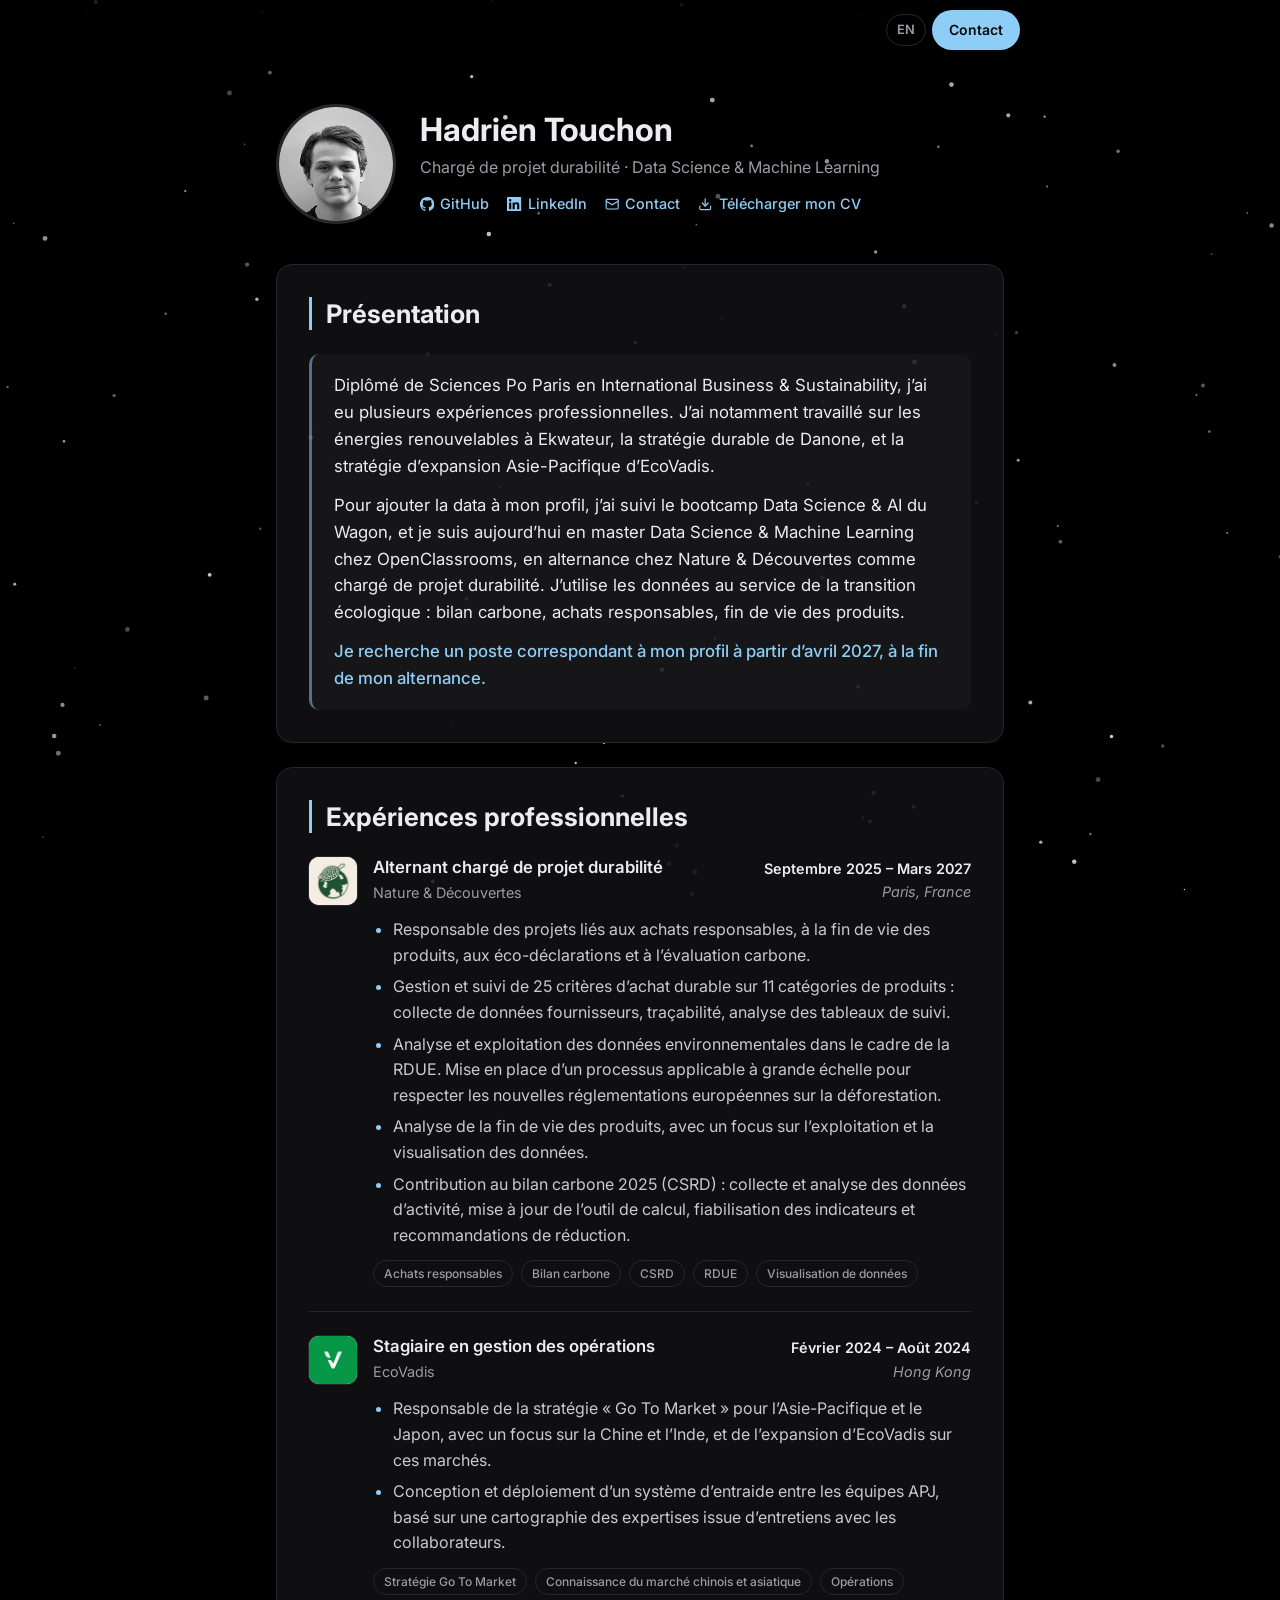
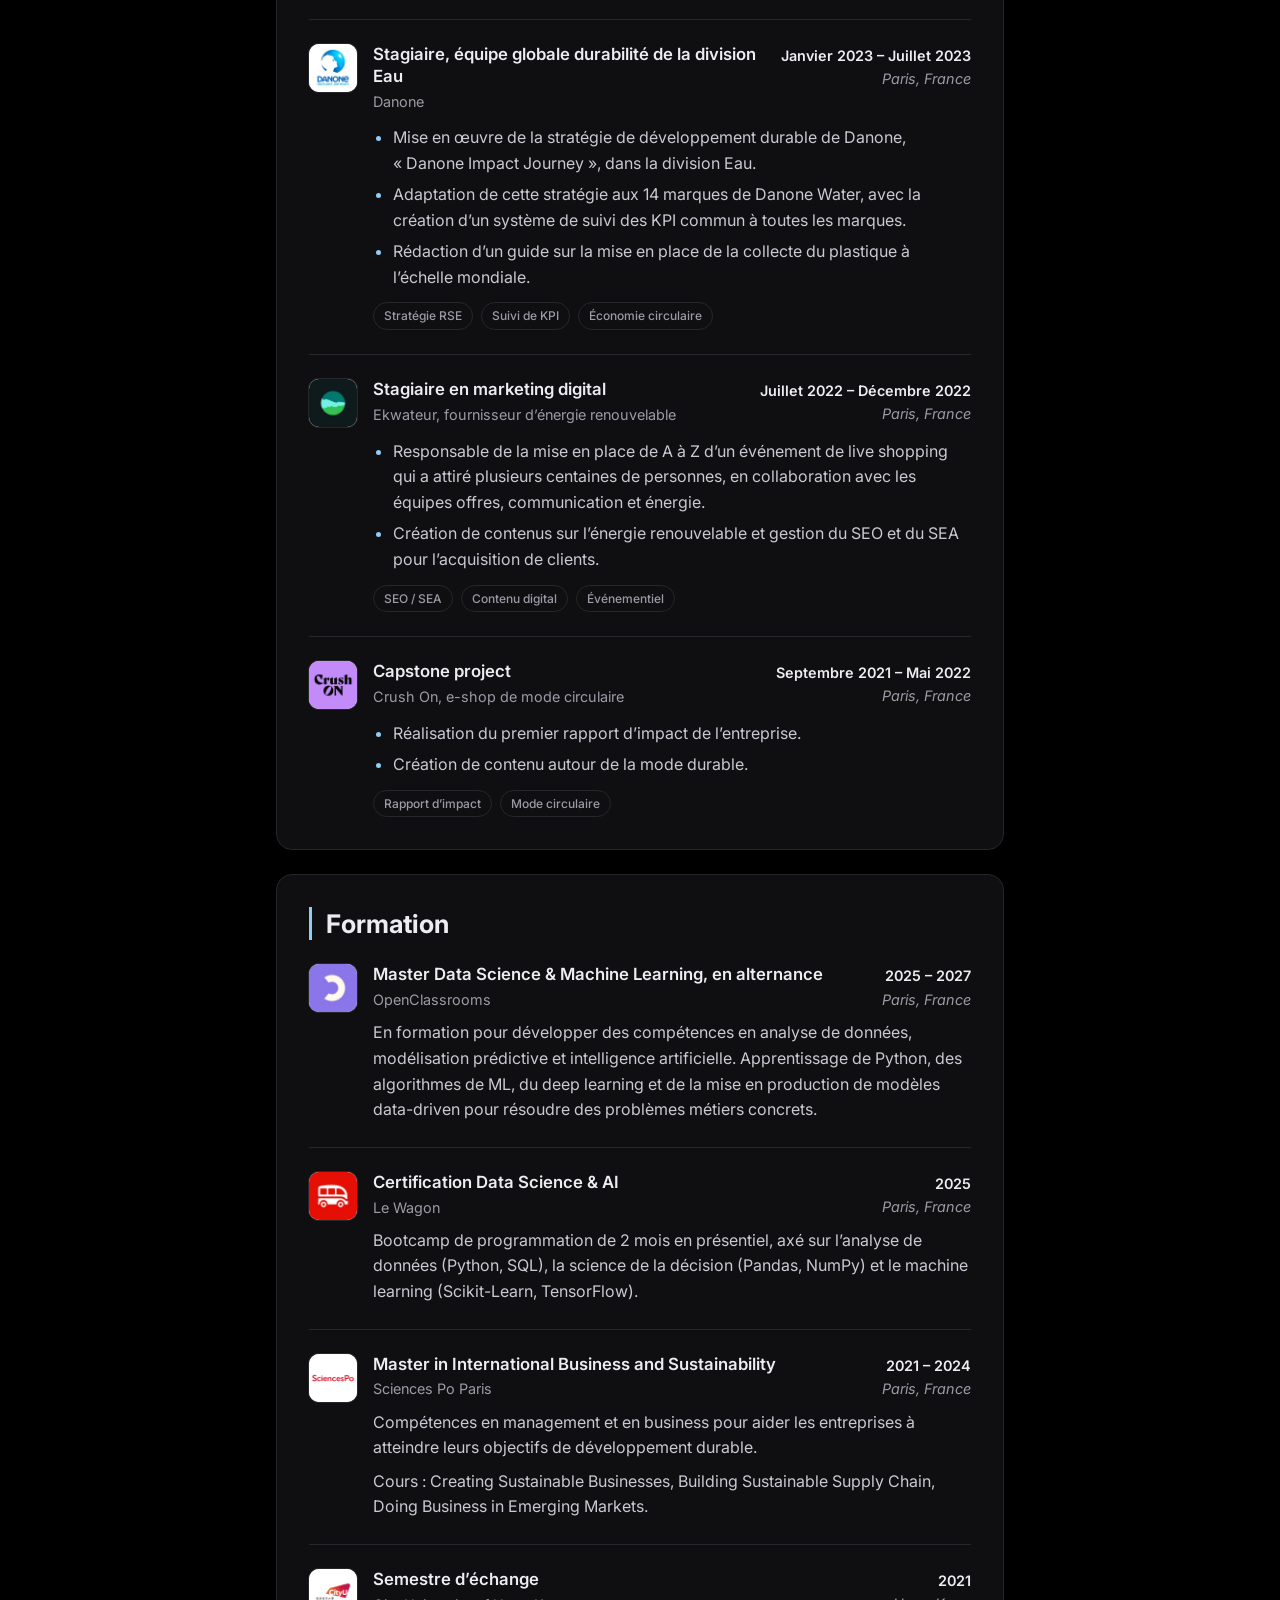
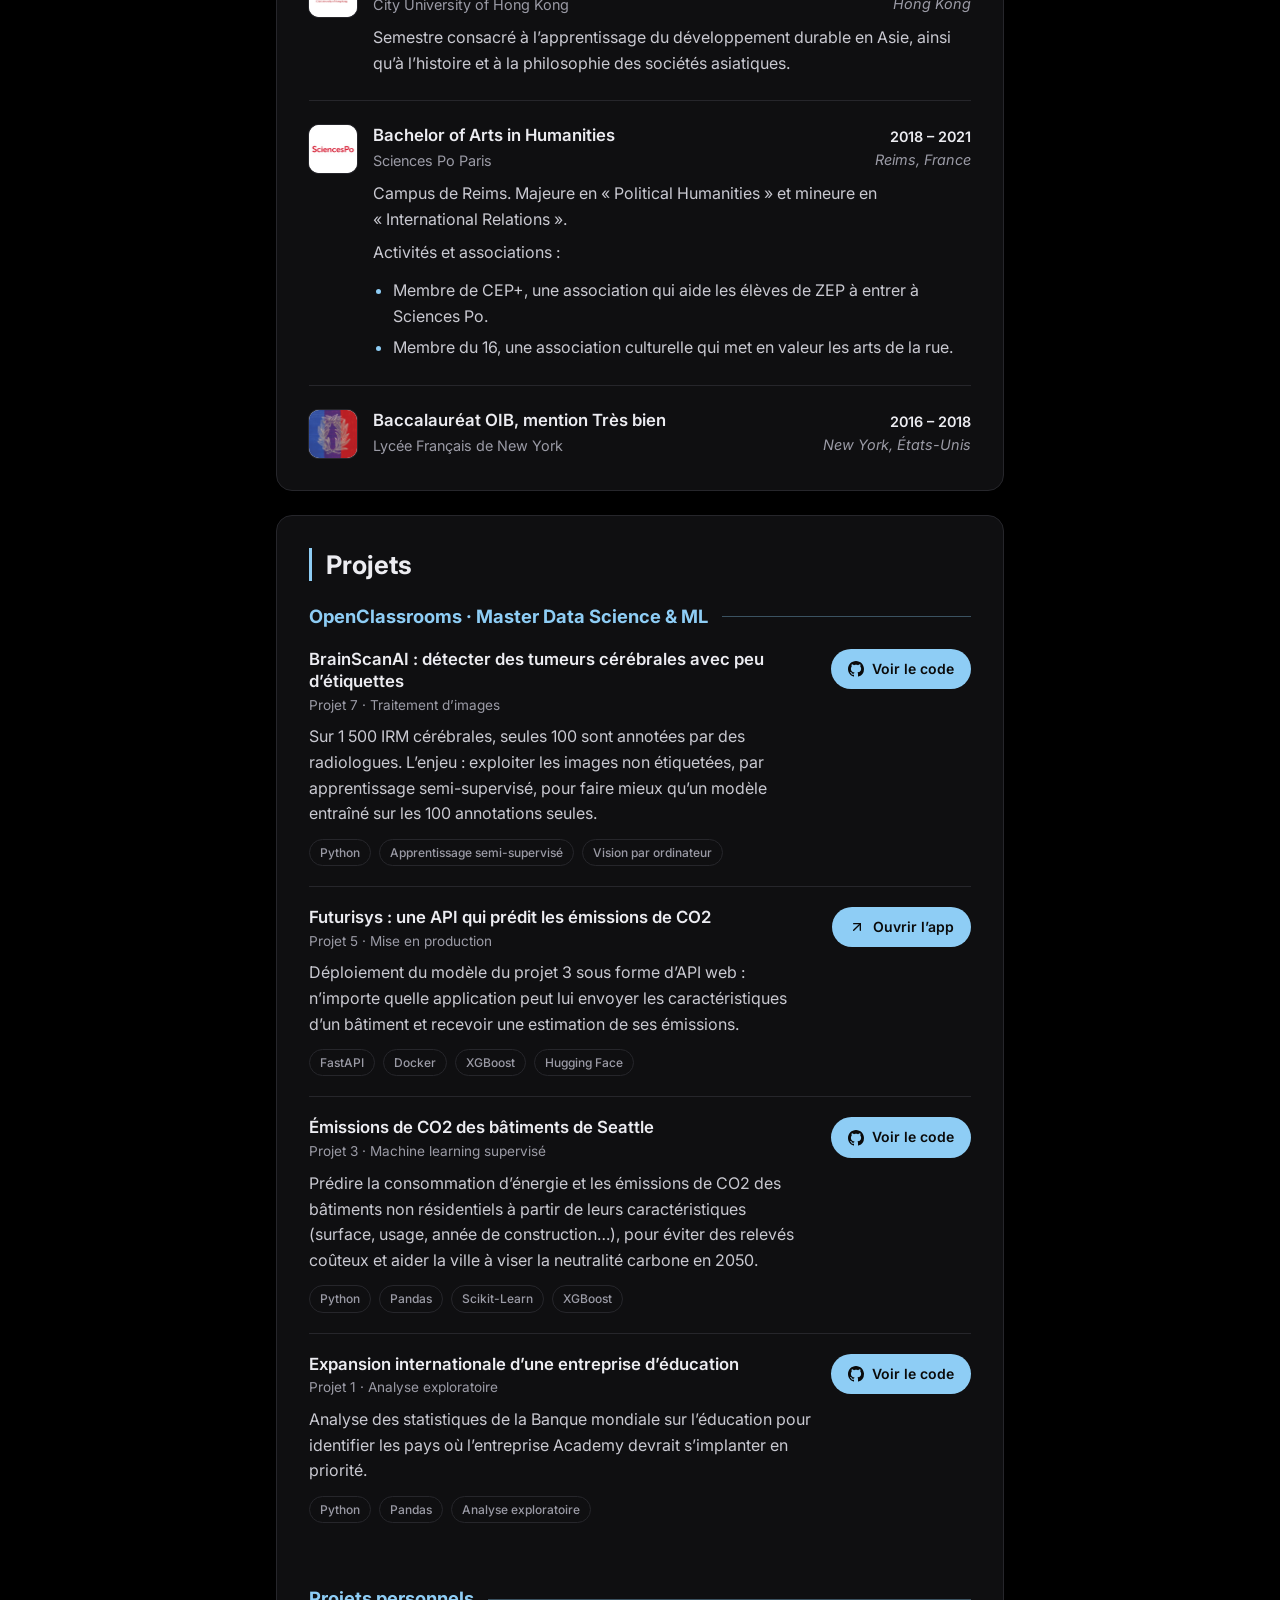
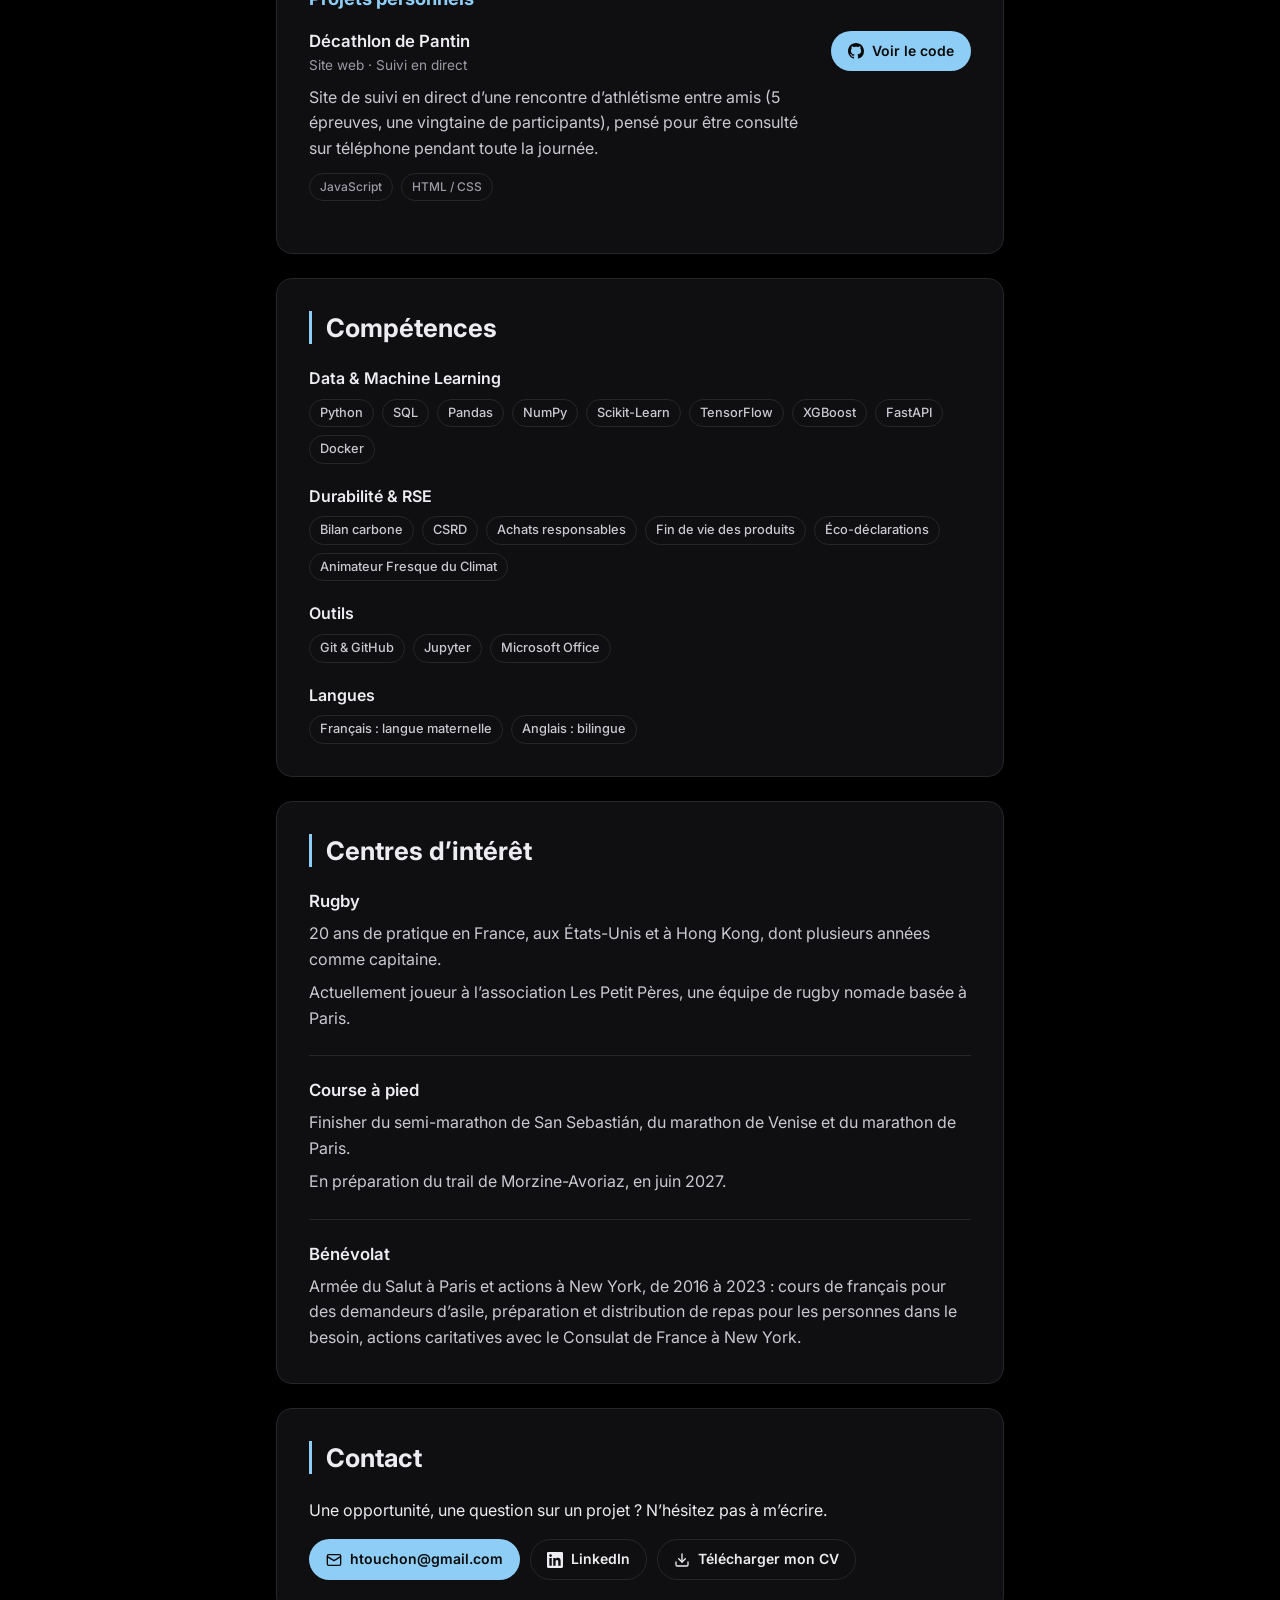
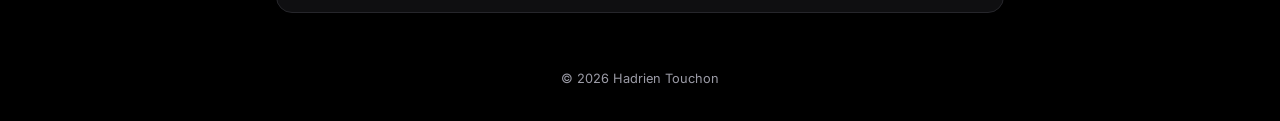
<file: index.html>
<!DOCTYPE html>
<html lang="fr">
<head>
  <meta charset="UTF-8">
  <meta name="viewport" content="width=device-width, initial-scale=1">
  <title>Hadrien Touchon · Durabilité &amp; Data Science</title>
  <meta name="description" content="Portfolio de Hadrien Touchon : chargé de projet durabilité et étudiant en master Data Science &amp; Machine Learning. Expériences, formation, projets et contact.">

  <!-- Aperçu affiché quand le lien est partagé (LinkedIn, messageries…).
       L'image utilise l'adresse finale du site : elle marchera une fois le domaine branché. -->
  <meta property="og:type" content="website">
  <meta property="og:title" content="Hadrien Touchon · Durabilité &amp; Data Science">
  <meta property="og:description" content="Chargé de projet durabilité et étudiant en master Data Science &amp; Machine Learning.">
  <meta property="og:image" content="https://hadrientouchon.fr/assets/img/photo.jpg">

  <!-- Icône de l'onglet : ma photo -->
  <link rel="icon" href="assets/img/photo.jpg">

  <!-- Police Inter (Google Fonts) -->
  <link rel="preconnect" href="https://fonts.googleapis.com">
  <link rel="preconnect" href="https://fonts.gstatic.com" crossorigin>
  <link rel="stylesheet" href="https://fonts.googleapis.com/css2?family=Inter:wght@400;500;600;700&display=swap">

  <link rel="stylesheet" href="assets/css/style.css">
</head>
<body>

  <!-- Bibliothèque d'icônes : chaque icône est définie une fois ici,
       puis réutilisée partout avec <svg><use href="#nom-icone"/></svg> -->
  <svg width="0" height="0" style="position:absolute" aria-hidden="true">
    <symbol id="i-github" viewBox="0 0 16 16">
      <path fill="currentColor" d="M8 0C3.58 0 0 3.58 0 8c0 3.54 2.29 6.53 5.47 7.59.4.07.55-.17.55-.38 0-.19-.01-.82-.01-1.49-2.01.37-2.53-.49-2.69-.94-.09-.23-.48-.94-.82-1.13-.28-.15-.68-.52-.01-.53.63-.01 1.08.58 1.23.82.72 1.21 1.87.87 2.33.66.07-.52.28-.87.51-1.07-1.78-.2-3.64-.89-3.64-3.95 0-.87.31-1.59.82-2.15-.08-.2-.36-1.02.08-2.12 0 0 .67-.21 2.2.82.64-.18 1.32-.27 2-.27.68 0 1.36.09 2 .27 1.53-1.04 2.2-.82 2.2-.82.44 1.1.16 1.92.08 2.12.51.56.82 1.27.82 2.15 0 3.07-1.87 3.75-3.65 3.95.29.25.54.73.54 1.48 0 1.07-.01 1.93-.01 2.2 0 .21.15.46.55.38A8.013 8.013 0 0016 8c0-4.42-3.58-8-8-8z"/>
    </symbol>
    <symbol id="i-linkedin" viewBox="0 0 24 24">
      <path fill="currentColor" d="M20.447 20.452h-3.554v-5.569c0-1.328-.027-3.037-1.852-3.037-1.853 0-2.136 1.445-2.136 2.939v5.667H9.351V9h3.414v1.561h.046c.477-.9 1.637-1.85 3.37-1.85 3.601 0 4.267 2.37 4.267 5.455v6.286zM5.337 7.433a2.062 2.062 0 1 1 0-4.125 2.062 2.062 0 0 1 0 4.125zM7.119 20.452H3.555V9h3.564v11.452zM22.225 0H1.771C.792 0 0 .774 0 1.729v20.542C0 23.227.792 24 1.771 24h20.451C23.2 24 24 23.227 24 22.271V1.729C24 .774 23.2 0 22.222 0h.003z"/>
    </symbol>
    <symbol id="i-mail" viewBox="0 0 24 24">
      <g fill="none" stroke="currentColor" stroke-width="2" stroke-linecap="round" stroke-linejoin="round">
        <rect x="2" y="4" width="20" height="16" rx="2"/><path d="m22 7-10 6L2 7"/>
      </g>
    </symbol>
    <symbol id="i-download" viewBox="0 0 24 24">
      <g fill="none" stroke="currentColor" stroke-width="2" stroke-linecap="round" stroke-linejoin="round">
        <path d="M21 15v4a2 2 0 0 1-2 2H5a2 2 0 0 1-2-2v-4"/><path d="m7 10 5 5 5-5"/><path d="M12 15V3"/>
      </g>
    </symbol>
    <symbol id="i-external" viewBox="0 0 24 24">
      <g fill="none" stroke="currentColor" stroke-width="2" stroke-linecap="round" stroke-linejoin="round">
        <path d="M7 17 17 7"/><path d="M7 7h10v10"/>
      </g>
    </symbol>
  </svg>

  <!-- Fond animé : la neige est dessinée dans ce canvas par assets/js/main.js -->
  <canvas id="snow" aria-hidden="true"></canvas>

  <!-- =====================================================
       BARRE DU HAUT : toujours visible pendant le défilement.
       La photo, le nom et les icônes apparaissent une fois l'en-tête dépassé ;
       le bouton langue et le bouton Contact sont toujours là.
       ===================================================== -->
  <header class="topbar">
    <a class="topbar-id fade-on-scroll" href="#top">
      <img src="assets/img/photo.jpg" alt="" width="32" height="32">
      <span>Hadrien Touchon</span>
    </a>
    <nav class="topbar-actions" aria-label="Liens rapides">
      <div class="topbar-icons fade-on-scroll">
        <a class="icon-btn" href="https://github.com/Hadri2T" target="_blank" rel="noopener" aria-label="GitHub">
          <svg class="icon"><use href="#i-github"/></svg>
        </a>
        <a class="icon-btn" href="https://www.linkedin.com/in/hadrien-touchon/" target="_blank" rel="noopener" aria-label="LinkedIn">
          <svg class="icon"><use href="#i-linkedin"/></svg>
        </a>
        <a class="icon-btn" href="assets/cv/CV-Hadrien-Touchon-FR.pdf" download aria-label="Télécharger mon CV">
          <svg class="icon"><use href="#i-download"/></svg>
        </a>
      </div>
      <!-- Lien vers la version anglaise -->
      <a class="lang-switch" href="en/index.html" hreflang="en" lang="en" aria-label="English version">EN</a>
      <a class="btn btn-accent" href="#contact">Contact</a>
    </nav>
  </header>

  <main id="top">

    <!-- =====================================================
         EN-TÊTE : photo, nom, titre et liens
         ===================================================== -->
    <section class="hero">
      <img class="avatar" src="assets/img/photo.jpg" alt="Photo de Hadrien Touchon" width="120" height="120">
      <div>
        <h1>Hadrien Touchon</h1>
        <p class="subtitle">Chargé de projet durabilité · Data Science &amp; Machine Learning</p>
        <ul class="hero-links">
          <li><a href="https://github.com/Hadri2T" target="_blank" rel="noopener"><svg class="icon"><use href="#i-github"/></svg>GitHub</a></li>
          <li><a href="https://www.linkedin.com/in/hadrien-touchon/" target="_blank" rel="noopener"><svg class="icon"><use href="#i-linkedin"/></svg>LinkedIn</a></li>
          <li><a href="#contact"><svg class="icon"><use href="#i-mail"/></svg>Contact</a></li>
          <li><a href="assets/cv/CV-Hadrien-Touchon-FR.pdf" download><svg class="icon"><use href="#i-download"/></svg>Télécharger mon CV</a></li>
        </ul>
      </div>
    </section>

    <!-- =====================================================
         PRÉSENTATION
         ✏️ C'est ce bloc qu'il faut modifier pour adapter le site à tes objectifs.
         ===================================================== -->
    <section class="card" id="presentation">
      <h2 class="section-title">Présentation</h2>
      <div class="pitch">
        <!-- Paragraphe 1 : Sciences Po et les expériences qui vont avec -->
        <p>
          Diplômé de Sciences Po Paris en International Business &amp; Sustainability, j’ai eu plusieurs
          expériences professionnelles. J’ai notamment travaillé sur les énergies renouvelables à Ekwateur,
          la stratégie durable de Danone, et la stratégie d’expansion Asie-Pacifique d’EcoVadis.
        </p>
        <!-- Paragraphe 2 : la data (Le Wagon, master OpenClassrooms) et l'alternance actuelle -->
        <p>
          Pour ajouter la data à mon profil, j’ai suivi le bootcamp Data Science &amp; AI du Wagon, et je suis
          aujourd’hui en master Data Science &amp; Machine Learning chez OpenClassrooms, en alternance chez
          Nature &amp; Découvertes comme chargé de projet durabilité. J’utilise les données au service de la
          transition écologique&nbsp;: bilan carbone, achats responsables, fin de vie des produits.
        </p>
        <!-- Paragraphe 3 : ce que je recherche (mis en avant en couleur) -->
        <p class="pitch-goal">
          Je recherche un poste correspondant à mon profil à partir d’avril 2027, à la fin de mon alternance.
        </p>
      </div>
    </section>

    <!-- =====================================================
         EXPÉRIENCES PROFESSIONNELLES
         Chaque expérience est un bloc <article class="entry with-logo"> :
         pour en ajouter une, copier-coller un bloc entier.
         Les logos sont dans assets/img/logos/ (images carrées).
         ===================================================== -->
    <section class="card" id="experiences">
      <h2 class="section-title">Expériences professionnelles</h2>

      <article class="entry with-logo">
        <img class="entry-logo" src="assets/img/logos/nature-et-decouvertes.jpg" alt="" width="48" height="48">
        <div class="entry-head">
          <div>
            <h3>Alternant chargé de projet durabilité</h3>
            <p class="entry-org">Nature &amp; Découvertes</p>
          </div>
          <div class="entry-meta">
            <span class="entry-date">Septembre 2025 – Mars 2027</span>
            <span class="entry-place">Paris, France</span>
          </div>
        </div>
        <ul class="entry-list">
          <li>Responsable des projets liés aux achats responsables, à la fin de vie des produits, aux éco-déclarations et à l’évaluation carbone.</li>
          <li>Gestion et suivi de 25 critères d’achat durable sur 11 catégories de produits&nbsp;: collecte de données fournisseurs, traçabilité, analyse des tableaux de suivi.</li>
          <li>Analyse et exploitation des données environnementales dans le cadre de la RDUE. Mise en place d’un processus applicable à grande échelle pour respecter les nouvelles réglementations européennes sur la déforestation.</li>
          <li>Analyse de la fin de vie des produits, avec un focus sur l’exploitation et la visualisation des données.</li>
          <li>Contribution au bilan carbone 2025 (CSRD)&nbsp;: collecte et analyse des données d’activité, mise à jour de l’outil de calcul, fiabilisation des indicateurs et recommandations de réduction.</li>
        </ul>
        <ul class="tags">
          <li>Achats responsables</li><li>Bilan carbone</li><li>CSRD</li><li>RDUE</li><li>Visualisation de données</li>
        </ul>
      </article>

      <article class="entry with-logo">
        <img class="entry-logo" src="assets/img/logos/ecovadis.jpg" alt="" width="48" height="48">
        <div class="entry-head">
          <div>
            <h3>Stagiaire en gestion des opérations</h3>
            <p class="entry-org">EcoVadis</p>
          </div>
          <div class="entry-meta">
            <span class="entry-date">Février 2024 – Août 2024</span>
            <span class="entry-place">Hong Kong</span>
          </div>
        </div>
        <ul class="entry-list">
          <li>Responsable de la stratégie «&nbsp;Go To Market&nbsp;» pour l’Asie-Pacifique et le Japon, avec un focus sur la Chine et l’Inde, et de l’expansion d’EcoVadis sur ces marchés.</li>
          <li>Conception et déploiement d’un système d’entraide entre les équipes APJ, basé sur une cartographie des expertises issue d’entretiens avec les collaborateurs.</li>
        </ul>
        <ul class="tags">
          <li>Stratégie Go To Market</li><li>Connaissance du marché chinois et asiatique</li><li>Opérations</li>
        </ul>
      </article>

      <article class="entry with-logo">
        <img class="entry-logo" src="assets/img/logos/danone.jpg" alt="" width="48" height="48">
        <div class="entry-head">
          <div>
            <h3>Stagiaire, équipe globale durabilité de la division Eau</h3>
            <p class="entry-org">Danone</p>
          </div>
          <div class="entry-meta">
            <span class="entry-date">Janvier 2023 – Juillet 2023</span>
            <span class="entry-place">Paris, France</span>
          </div>
        </div>
        <ul class="entry-list">
          <li>Mise en œuvre de la stratégie de développement durable de Danone, «&nbsp;Danone Impact Journey&nbsp;», dans la division Eau.</li>
          <li>Adaptation de cette stratégie aux 14 marques de Danone Water, avec la création d’un système de suivi des KPI commun à toutes les marques.</li>
          <li>Rédaction d’un guide sur la mise en place de la collecte du plastique à l’échelle mondiale.</li>
        </ul>
        <ul class="tags">
          <li>Stratégie RSE</li><li>Suivi de KPI</li><li>Économie circulaire</li>
        </ul>
      </article>

      <article class="entry with-logo">
        <img class="entry-logo" src="assets/img/logos/ekwateur.jpg" alt="" width="48" height="48">
        <div class="entry-head">
          <div>
            <h3>Stagiaire en marketing digital</h3>
            <p class="entry-org">Ekwateur, fournisseur d’énergie renouvelable</p>
          </div>
          <div class="entry-meta">
            <span class="entry-date">Juillet 2022 – Décembre 2022</span>
            <span class="entry-place">Paris, France</span>
          </div>
        </div>
        <ul class="entry-list">
          <li>Responsable de la mise en place de A à Z d’un événement de live shopping qui a attiré plusieurs centaines de personnes, en collaboration avec les équipes offres, communication et énergie.</li>
          <li>Création de contenus sur l’énergie renouvelable et gestion du SEO et du SEA pour l’acquisition de clients.</li>
        </ul>
        <ul class="tags">
          <li>SEO / SEA</li><li>Contenu digital</li><li>Événementiel</li>
        </ul>
      </article>

      <article class="entry with-logo">
        <img class="entry-logo" src="assets/img/logos/crush-on.jpg" alt="" width="48" height="48">
        <div class="entry-head">
          <div>
            <h3>Capstone project</h3>
            <p class="entry-org">Crush On, e-shop de mode circulaire</p>
          </div>
          <div class="entry-meta">
            <span class="entry-date">Septembre 2021 – Mai 2022</span>
            <span class="entry-place">Paris, France</span>
          </div>
        </div>
        <ul class="entry-list">
          <li>Réalisation du premier rapport d’impact de l’entreprise.</li>
          <li>Création de contenu autour de la mode durable.</li>
        </ul>
        <ul class="tags">
          <li>Rapport d’impact</li><li>Mode circulaire</li>
        </ul>
      </article>
    </section>

    <!-- =====================================================
         FORMATION
         ===================================================== -->
    <section class="card" id="formation">
      <h2 class="section-title">Formation</h2>

      <article class="entry with-logo">
        <img class="entry-logo" src="assets/img/logos/openclassrooms.jpg" alt="" width="48" height="48">
        <div class="entry-head">
          <div>
            <h3>Master Data Science &amp; Machine Learning, en alternance</h3>
            <p class="entry-org">OpenClassrooms</p>
          </div>
          <div class="entry-meta">
            <span class="entry-date">2025 – 2027</span>
            <span class="entry-place">Paris, France</span>
          </div>
        </div>
        <p class="entry-desc">En formation pour développer des compétences en analyse de données, modélisation prédictive et intelligence artificielle. Apprentissage de Python, des algorithmes de ML, du deep learning et de la mise en production de modèles data-driven pour résoudre des problèmes métiers concrets.</p>
      </article>

      <article class="entry with-logo">
        <img class="entry-logo" src="assets/img/logos/le-wagon.jpg" alt="" width="48" height="48">
        <div class="entry-head">
          <div>
            <h3>Certification Data Science &amp; AI</h3>
            <p class="entry-org">Le Wagon</p>
          </div>
          <div class="entry-meta">
            <span class="entry-date">2025</span>
            <span class="entry-place">Paris, France</span>
          </div>
        </div>
        <p class="entry-desc">Bootcamp de programmation de 2 mois en présentiel, axé sur l’analyse de données (Python, SQL), la science de la décision (Pandas, NumPy) et le machine learning (Scikit-Learn, TensorFlow).</p>
      </article>

      <article class="entry with-logo">
        <img class="entry-logo" src="assets/img/logos/sciences-po.jpg" alt="" width="48" height="48">
        <div class="entry-head">
          <div>
            <h3>Master in International Business and Sustainability</h3>
            <p class="entry-org">Sciences Po Paris</p>
          </div>
          <div class="entry-meta">
            <span class="entry-date">2021 – 2024</span>
            <span class="entry-place">Paris, France</span>
          </div>
        </div>
        <p class="entry-desc">Compétences en management et en business pour aider les entreprises à atteindre leurs objectifs de développement durable.</p>
        <p class="entry-desc">Cours&nbsp;: Creating Sustainable Businesses, Building Sustainable Supply Chain, Doing Business in Emerging Markets.</p>
      </article>

      <article class="entry with-logo">
        <img class="entry-logo" src="assets/img/logos/cityu.jpg" alt="" width="48" height="48">
        <div class="entry-head">
          <div>
            <h3>Semestre d’échange</h3>
            <p class="entry-org">City University of Hong Kong</p>
          </div>
          <div class="entry-meta">
            <span class="entry-date">2021</span>
            <span class="entry-place">Hong Kong</span>
          </div>
        </div>
        <p class="entry-desc">Semestre consacré à l’apprentissage du développement durable en Asie, ainsi qu’à l’histoire et à la philosophie des sociétés asiatiques.</p>
      </article>

      <article class="entry with-logo">
        <img class="entry-logo" src="assets/img/logos/sciences-po.jpg" alt="" width="48" height="48">
        <div class="entry-head">
          <div>
            <h3>Bachelor of Arts in Humanities</h3>
            <p class="entry-org">Sciences Po Paris</p>
          </div>
          <div class="entry-meta">
            <span class="entry-date">2018 – 2021</span>
            <span class="entry-place">Reims, France</span>
          </div>
        </div>
        <p class="entry-desc">Campus de Reims. Majeure en «&nbsp;Political Humanities&nbsp;» et mineure en «&nbsp;International Relations&nbsp;».</p>
        <p class="entry-desc">Activités et associations&nbsp;:</p>
        <ul class="entry-list">
          <li>Membre de CEP+, une association qui aide les élèves de ZEP à entrer à Sciences Po.</li>
          <li>Membre du 16, une association culturelle qui met en valeur les arts de la rue.</li>
        </ul>
      </article>

      <article class="entry with-logo">
        <img class="entry-logo" src="assets/img/logos/lycee-francais-new-york.jpg" alt="" width="48" height="48">
        <div class="entry-head">
          <div>
            <h3>Baccalauréat OIB, mention Très bien</h3>
            <p class="entry-org">Lycée Français de New York</p>
          </div>
          <div class="entry-meta">
            <span class="entry-date">2016 – 2018</span>
            <span class="entry-place">New York, États-Unis</span>
          </div>
        </div>
      </article>
    </section>

    <!-- =====================================================
         PROJETS
         Chaque projet est un bloc <article class="project">.
         Boutons possibles : « Voir le code » (lien GitHub) et/ou « Ouvrir l'app ».
         ===================================================== -->
    <section class="card" id="projets">
      <h2 class="section-title">Projets</h2>

      <h3 class="group-title">OpenClassrooms · Master Data Science &amp; ML</h3>

      <article class="project">
        <h4>BrainScanAI&nbsp;: détecter des tumeurs cérébrales avec peu d’étiquettes</h4>
        <p class="project-meta">Projet 7 · Traitement d’images</p>
        <p class="project-desc">Sur 1&nbsp;500 IRM cérébrales, seules 100 sont annotées par des radiologues. L’enjeu&nbsp;: exploiter les images non étiquetées, par apprentissage semi-supervisé, pour faire mieux qu’un modèle entraîné sur les 100 annotations seules.</p>
        <ul class="tags"><li>Python</li><li>Apprentissage semi-supervisé</li><li>Vision par ordinateur</li></ul>
        <div class="project-actions">
          <a class="btn btn-accent" href="https://github.com/Hadri2T/Projet_7" target="_blank" rel="noopener"><svg class="icon"><use href="#i-github"/></svg>Voir le code</a>
        </div>
      </article>

      <article class="project">
        <h4>Futurisys&nbsp;: une API qui prédit les émissions de CO2</h4>
        <p class="project-meta">Projet 5 · Mise en production</p>
        <p class="project-desc">Déploiement du modèle du projet 3 sous forme d’API web&nbsp;: n’importe quelle application peut lui envoyer les caractéristiques d’un bâtiment et recevoir une estimation de ses émissions.</p>
        <ul class="tags"><li>FastAPI</li><li>Docker</li><li>XGBoost</li><li>Hugging Face</li></ul>
        <div class="project-actions">
          <a class="btn btn-accent" href="https://touchon-futurisys-ml-api.hf.space/docs" target="_blank" rel="noopener"><svg class="icon"><use href="#i-external"/></svg>Ouvrir l’app</a>
        </div>
      </article>

      <article class="project">
        <h4>Émissions de CO2 des bâtiments de Seattle</h4>
        <p class="project-meta">Projet 3 · Machine learning supervisé</p>
        <p class="project-desc">Prédire la consommation d’énergie et les émissions de CO2 des bâtiments non résidentiels à partir de leurs caractéristiques (surface, usage, année de construction…), pour éviter des relevés coûteux et aider la ville à viser la neutralité carbone en 2050.</p>
        <ul class="tags"><li>Python</li><li>Pandas</li><li>Scikit-Learn</li><li>XGBoost</li></ul>
        <div class="project-actions">
          <a class="btn btn-accent" href="https://github.com/Hadri2T/OpenClassroom_projet_3" target="_blank" rel="noopener"><svg class="icon"><use href="#i-github"/></svg>Voir le code</a>
        </div>
      </article>

      <article class="project">
        <h4>Expansion internationale d’une entreprise d’éducation</h4>
        <p class="project-meta">Projet 1 · Analyse exploratoire</p>
        <p class="project-desc">Analyse des statistiques de la Banque mondiale sur l’éducation pour identifier les pays où l’entreprise Academy devrait s’implanter en priorité.</p>
        <ul class="tags"><li>Python</li><li>Pandas</li><li>Analyse exploratoire</li></ul>
        <div class="project-actions">
          <a class="btn btn-accent" href="https://github.com/Hadri2T/OpenClassroom_projet_1" target="_blank" rel="noopener"><svg class="icon"><use href="#i-github"/></svg>Voir le code</a>
        </div>
      </article>

      <h3 class="group-title">Projets personnels</h3>

      <article class="project">
        <h4>Décathlon de Pantin</h4>
        <p class="project-meta">Site web · Suivi en direct</p>
        <p class="project-desc">Site de suivi en direct d’une rencontre d’athlétisme entre amis (5 épreuves, une vingtaine de participants), pensé pour être consulté sur téléphone pendant toute la journée.</p>
        <ul class="tags"><li>JavaScript</li><li>HTML / CSS</li></ul>
        <div class="project-actions">
          <a class="btn btn-accent" href="https://github.com/Hadri2T/decathlon" target="_blank" rel="noopener"><svg class="icon"><use href="#i-github"/></svg>Voir le code</a>
        </div>
      </article>

    </section>

    <!-- =====================================================
         COMPÉTENCES
         ===================================================== -->
    <section class="card" id="competences">
      <h2 class="section-title">Compétences</h2>

      <div class="skill-group">
        <h3>Data &amp; Machine Learning</h3>
        <ul class="tags">
          <li>Python</li><li>SQL</li><li>Pandas</li><li>NumPy</li><li>Scikit-Learn</li><li>TensorFlow</li><li>XGBoost</li><li>FastAPI</li><li>Docker</li>
        </ul>
      </div>

      <div class="skill-group">
        <h3>Durabilité &amp; RSE</h3>
        <ul class="tags">
          <li>Bilan carbone</li><li>CSRD</li><li>Achats responsables</li><li>Fin de vie des produits</li><li>Éco-déclarations</li><li>Animateur Fresque du Climat</li>
        </ul>
      </div>

      <div class="skill-group">
        <h3>Outils</h3>
        <ul class="tags">
          <li>Git &amp; GitHub</li><li>Jupyter</li><li>Microsoft Office</li>
        </ul>
      </div>

      <div class="skill-group">
        <h3>Langues</h3>
        <ul class="tags">
          <li>Français&nbsp;: langue maternelle</li><li>Anglais&nbsp;: bilingue</li>
        </ul>
      </div>
    </section>

    <!-- =====================================================
         CENTRES D'INTÉRÊT
         ===================================================== -->
    <section class="card" id="interets">
      <h2 class="section-title">Centres d’intérêt</h2>

      <article class="entry">
        <h3>Rugby</h3>
        <p class="entry-desc">20 ans de pratique en France, aux États-Unis et à Hong Kong, dont plusieurs années comme capitaine.</p>
        <p class="entry-desc">Actuellement joueur à l’association Les Petit Pères, une équipe de rugby nomade basée à Paris.</p>
      </article>

      <article class="entry">
        <h3>Course à pied</h3>
        <p class="entry-desc">Finisher du semi-marathon de San Sebastián, du marathon de Venise et du marathon de Paris.</p>
        <p class="entry-desc">En préparation du trail de Morzine-Avoriaz, en juin 2027.</p>
      </article>

      <article class="entry">
        <h3>Bénévolat</h3>
        <p class="entry-desc">Armée du Salut à Paris et actions à New York, de 2016 à 2023&nbsp;: cours de français pour des demandeurs d’asile, préparation et distribution de repas pour les personnes dans le besoin, actions caritatives avec le Consulat de France à New York.</p>
      </article>
    </section>

    <!-- =====================================================
         CONTACT : c'est ici qu'amènent tous les boutons « Contact »
         ===================================================== -->
    <section class="card" id="contact">
      <h2 class="section-title">Contact</h2>
      <p>Une opportunité, une question sur un projet&nbsp;? N’hésitez pas à m’écrire.</p>
      <div class="contact-actions">
        <a class="btn btn-accent" href="mailto:htouchon@gmail.com"><svg class="icon"><use href="#i-mail"/></svg>htouchon@gmail.com</a>
        <a class="btn btn-ghost" href="https://www.linkedin.com/in/hadrien-touchon/" target="_blank" rel="noopener"><svg class="icon"><use href="#i-linkedin"/></svg>LinkedIn</a>
        <a class="btn btn-ghost" href="assets/cv/CV-Hadrien-Touchon-FR.pdf" download><svg class="icon"><use href="#i-download"/></svg>Télécharger mon CV</a>
      </div>
    </section>

  </main>

  <footer>© 2026 Hadrien Touchon</footer>

  <script src="assets/js/main.js"></script>
</body>
</html>
</file>
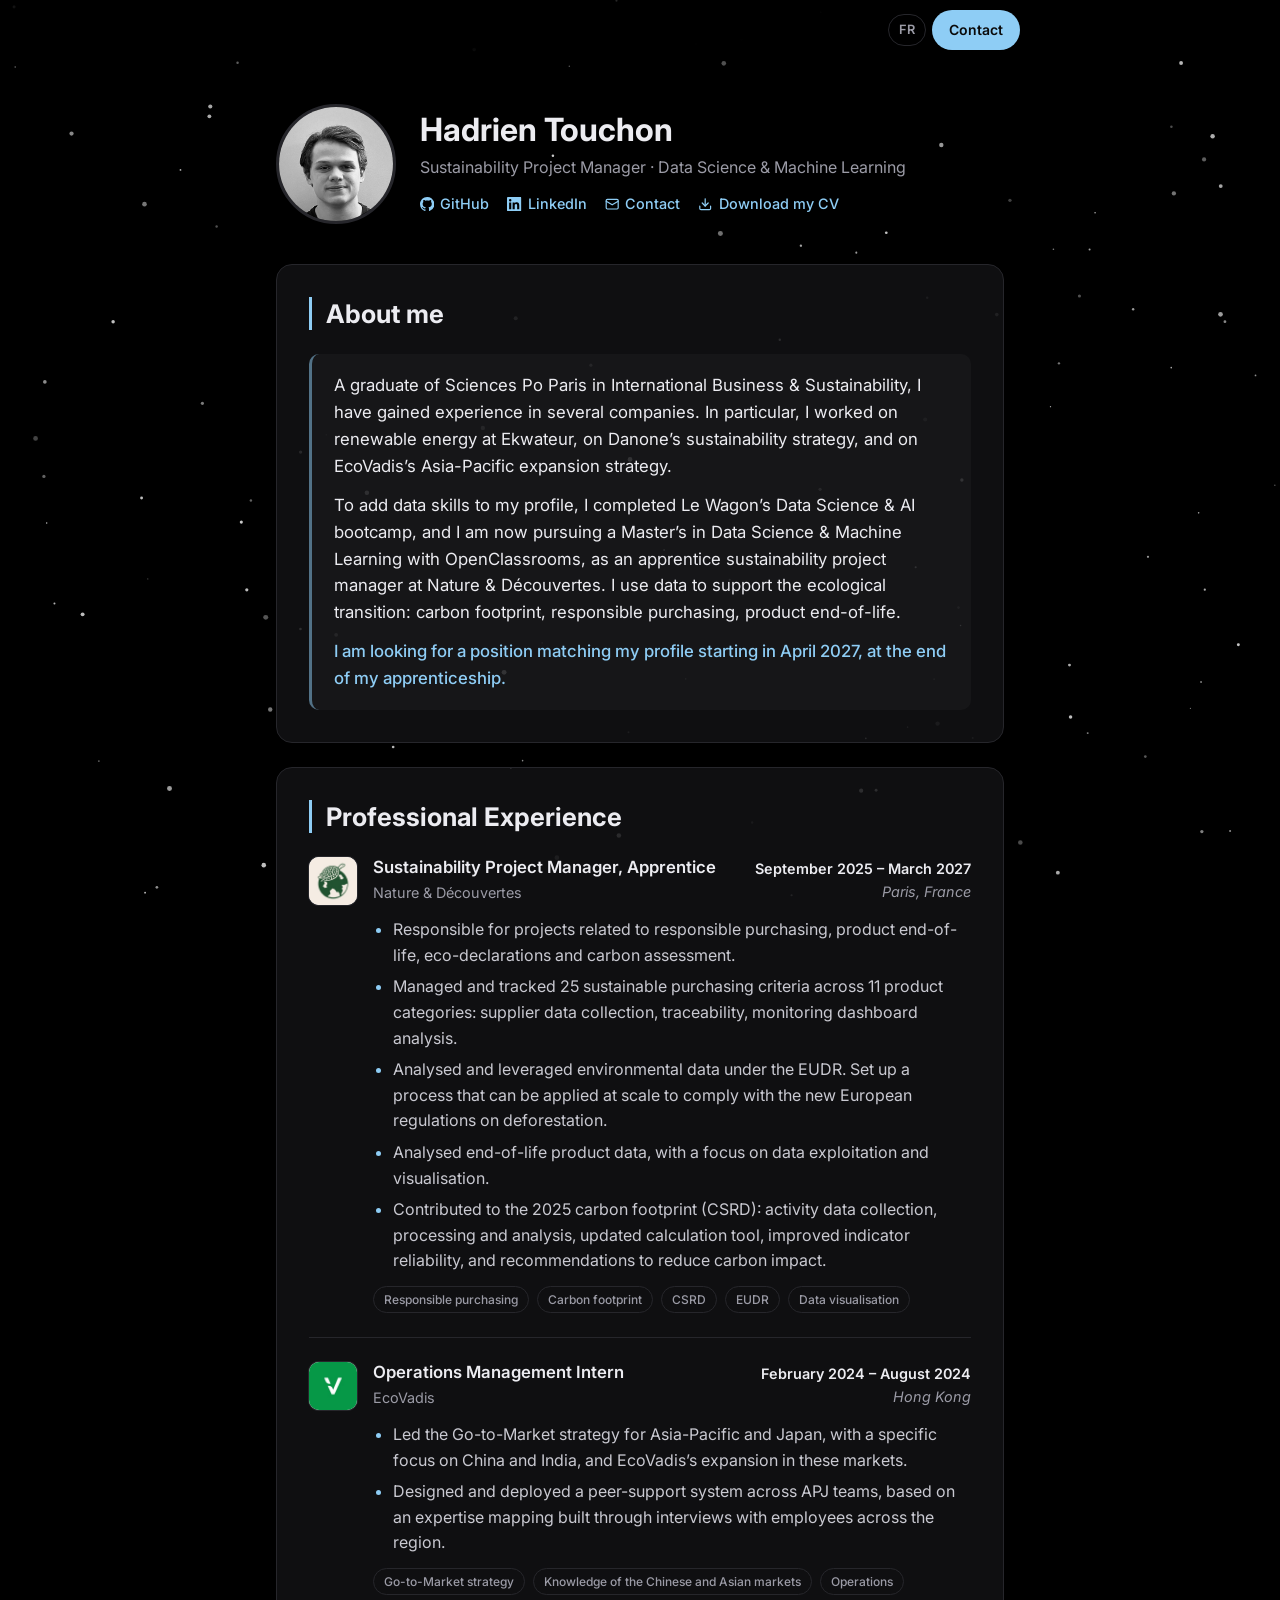
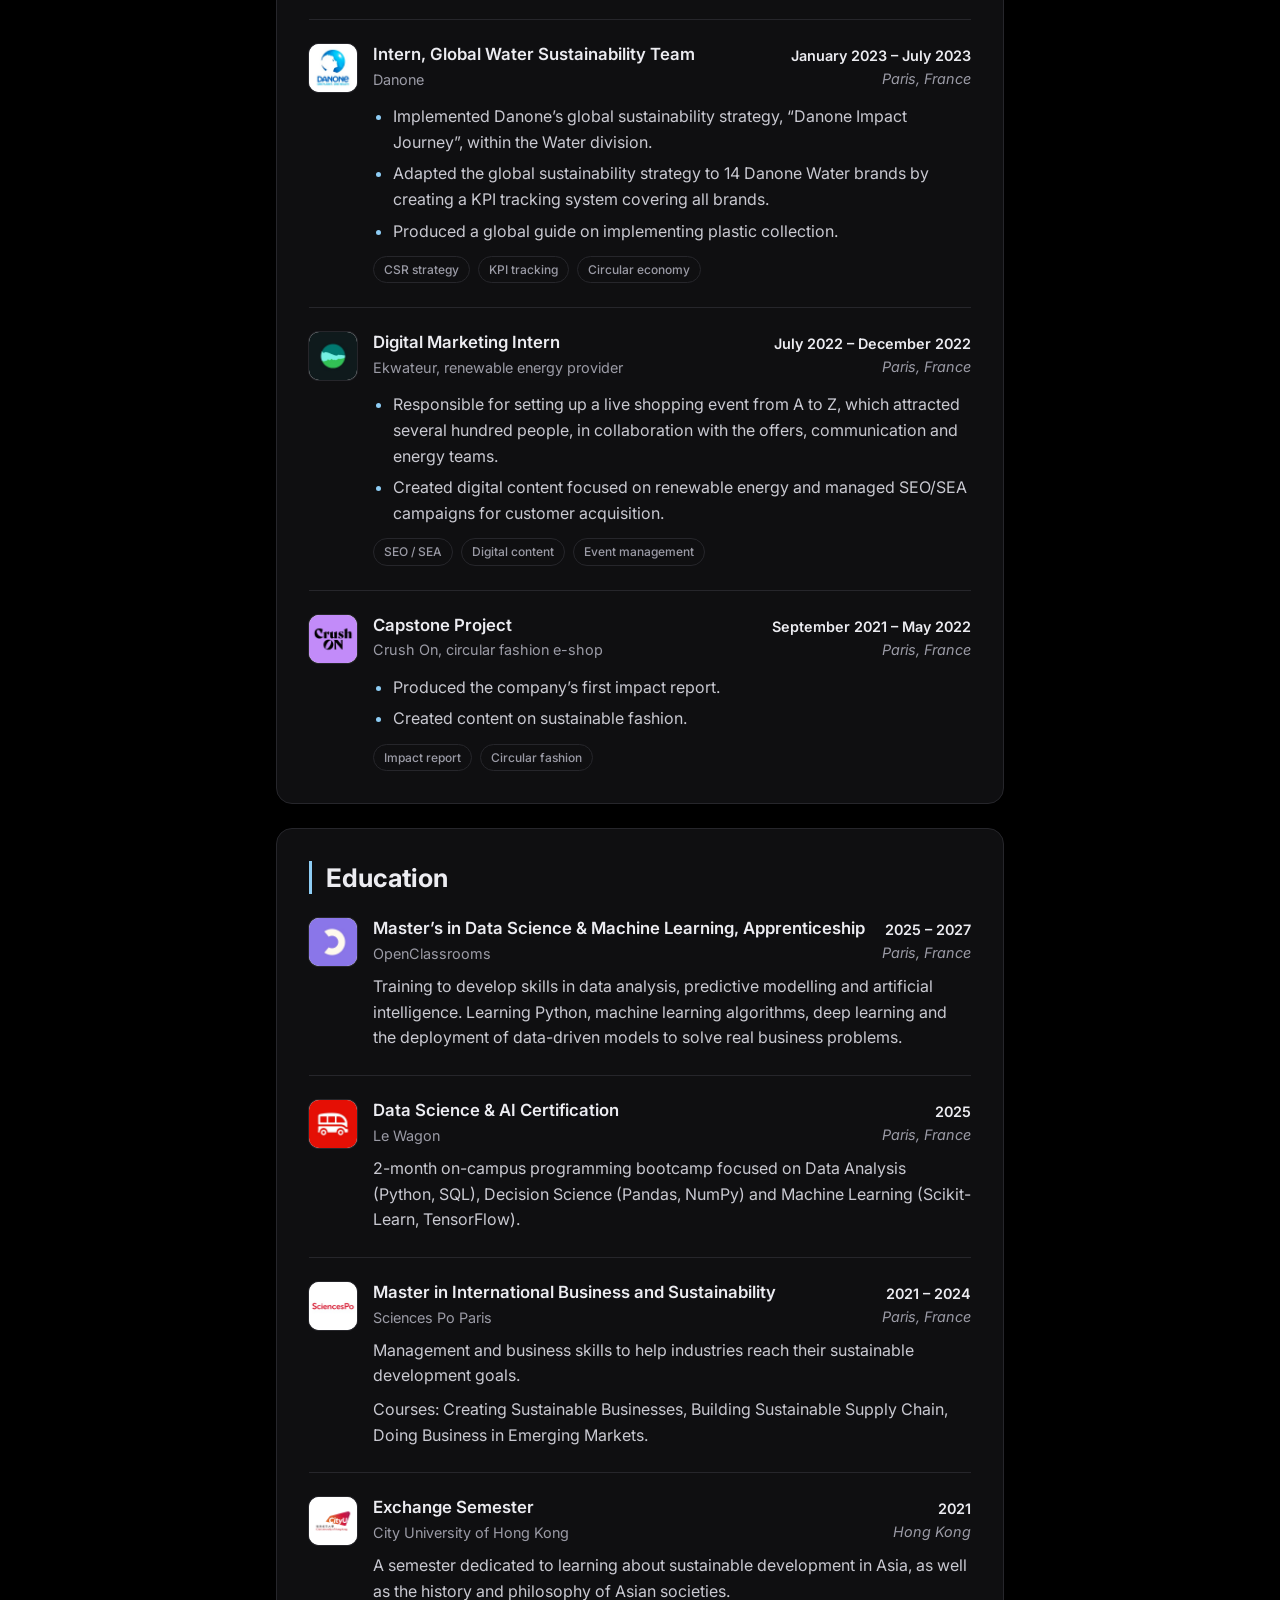
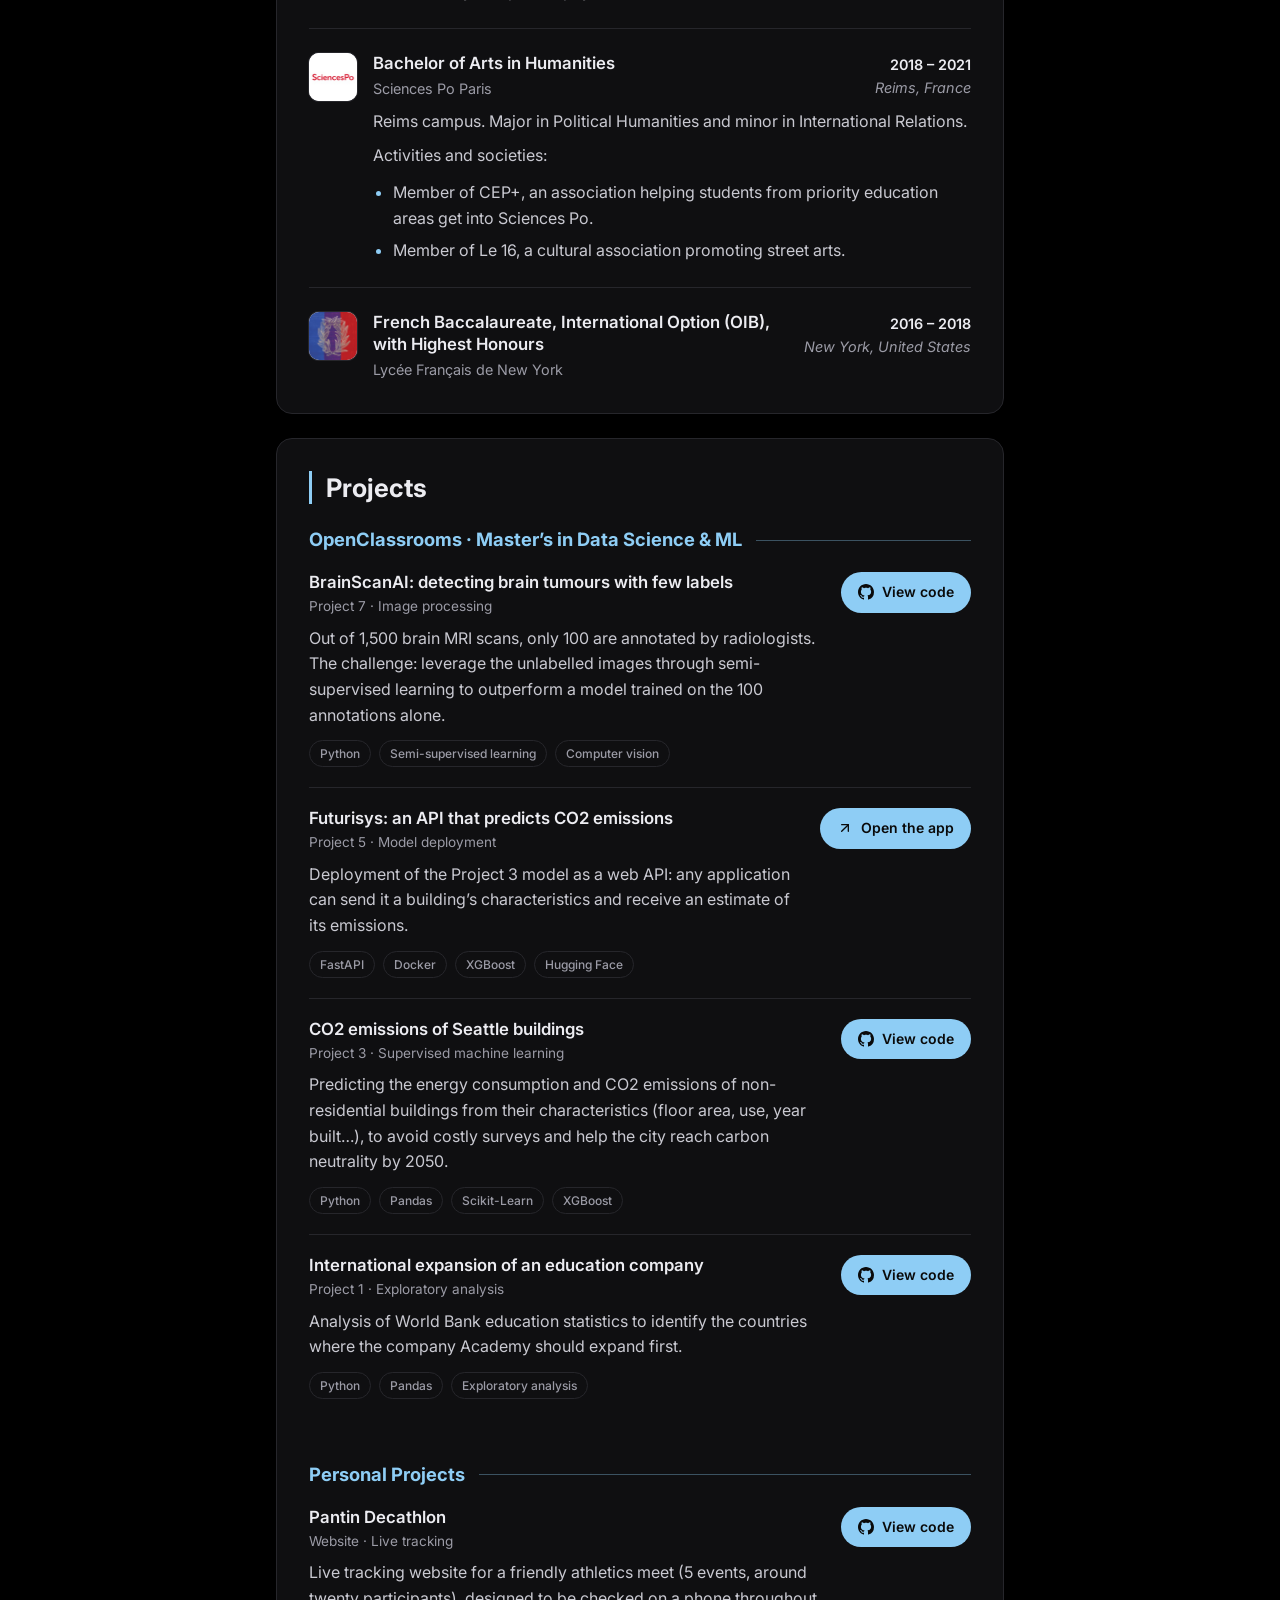
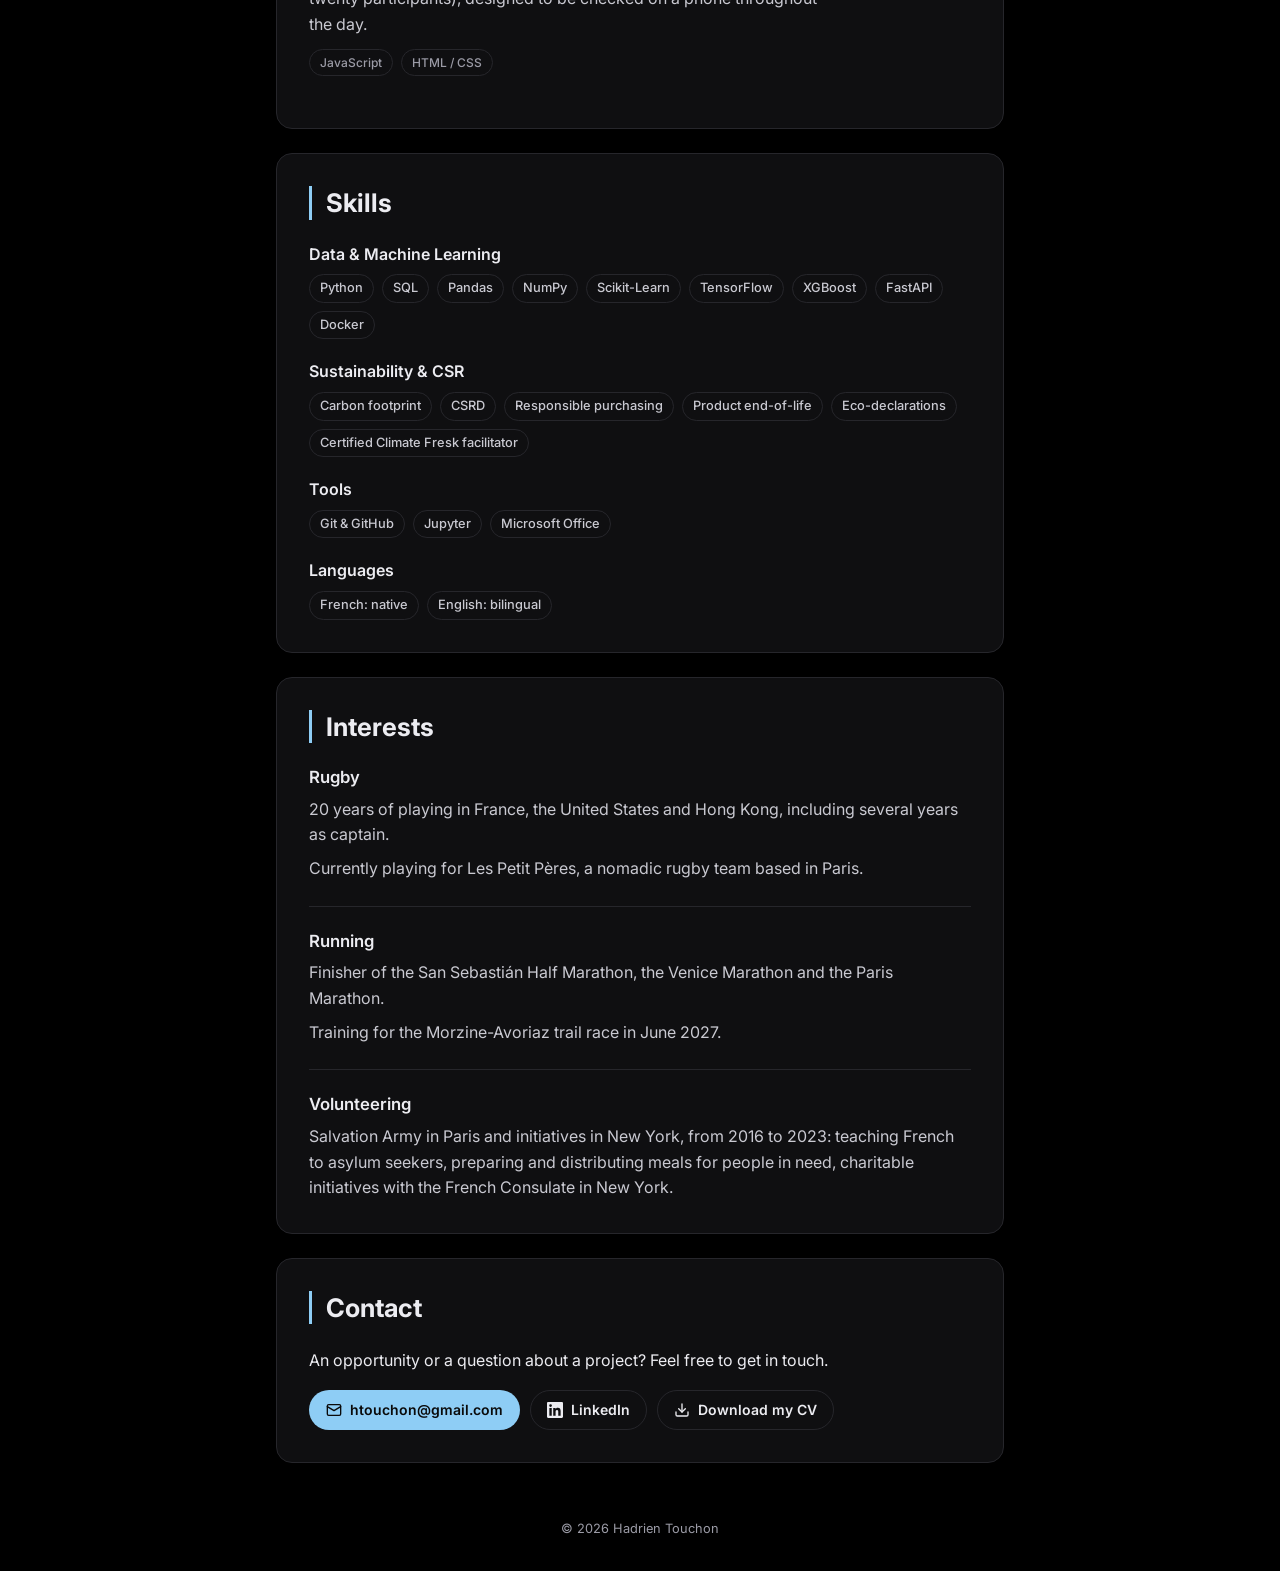
<file: en/index.html>
<!DOCTYPE html>
<!-- VERSION ANGLAISE du site.
     Même structure que ../index.html (la version française) : quand on modifie l'une,
     penser à modifier l'autre.
     La page est dans le dossier en/, donc tous les chemins vers les fichiers commencent par ../ -->
<html lang="en">
<head>
  <meta charset="UTF-8">
  <meta name="viewport" content="width=device-width, initial-scale=1">
  <title>Hadrien Touchon · Sustainability &amp; Data Science</title>
  <meta name="description" content="Portfolio of Hadrien Touchon: sustainability project manager and Master’s student in Data Science &amp; Machine Learning. Experience, education, projects and contact.">

  <!-- Aperçu affiché quand le lien est partagé (LinkedIn, messageries…) -->
  <meta property="og:type" content="website">
  <meta property="og:title" content="Hadrien Touchon · Sustainability &amp; Data Science">
  <meta property="og:description" content="Sustainability project manager and Master’s student in Data Science &amp; Machine Learning.">
  <meta property="og:image" content="https://hadrientouchon.fr/assets/img/photo.jpg">

  <!-- Icône de l'onglet : ma photo -->
  <link rel="icon" href="../assets/img/photo.jpg">

  <!-- Police Inter (Google Fonts) -->
  <link rel="preconnect" href="https://fonts.googleapis.com">
  <link rel="preconnect" href="https://fonts.gstatic.com" crossorigin>
  <link rel="stylesheet" href="https://fonts.googleapis.com/css2?family=Inter:wght@400;500;600;700&display=swap">

  <link rel="stylesheet" href="../assets/css/style.css">
</head>
<body>

  <!-- Bibliothèque d'icônes (identique à la version française) -->
  <svg width="0" height="0" style="position:absolute" aria-hidden="true">
    <symbol id="i-github" viewBox="0 0 16 16">
      <path fill="currentColor" d="M8 0C3.58 0 0 3.58 0 8c0 3.54 2.29 6.53 5.47 7.59.4.07.55-.17.55-.38 0-.19-.01-.82-.01-1.49-2.01.37-2.53-.49-2.69-.94-.09-.23-.48-.94-.82-1.13-.28-.15-.68-.52-.01-.53.63-.01 1.08.58 1.23.82.72 1.21 1.87.87 2.33.66.07-.52.28-.87.51-1.07-1.78-.2-3.64-.89-3.64-3.95 0-.87.31-1.59.82-2.15-.08-.2-.36-1.02.08-2.12 0 0 .67-.21 2.2.82.64-.18 1.32-.27 2-.27.68 0 1.36.09 2 .27 1.53-1.04 2.2-.82 2.2-.82.44 1.1.16 1.92.08 2.12.51.56.82 1.27.82 2.15 0 3.07-1.87 3.75-3.65 3.95.29.25.54.73.54 1.48 0 1.07-.01 1.93-.01 2.2 0 .21.15.46.55.38A8.013 8.013 0 0016 8c0-4.42-3.58-8-8-8z"/>
    </symbol>
    <symbol id="i-linkedin" viewBox="0 0 24 24">
      <path fill="currentColor" d="M20.447 20.452h-3.554v-5.569c0-1.328-.027-3.037-1.852-3.037-1.853 0-2.136 1.445-2.136 2.939v5.667H9.351V9h3.414v1.561h.046c.477-.9 1.637-1.85 3.37-1.85 3.601 0 4.267 2.37 4.267 5.455v6.286zM5.337 7.433a2.062 2.062 0 1 1 0-4.125 2.062 2.062 0 0 1 0 4.125zM7.119 20.452H3.555V9h3.564v11.452zM22.225 0H1.771C.792 0 0 .774 0 1.729v20.542C0 23.227.792 24 1.771 24h20.451C23.2 24 24 23.227 24 22.271V1.729C24 .774 23.2 0 22.222 0h.003z"/>
    </symbol>
    <symbol id="i-mail" viewBox="0 0 24 24">
      <g fill="none" stroke="currentColor" stroke-width="2" stroke-linecap="round" stroke-linejoin="round">
        <rect x="2" y="4" width="20" height="16" rx="2"/><path d="m22 7-10 6L2 7"/>
      </g>
    </symbol>
    <symbol id="i-download" viewBox="0 0 24 24">
      <g fill="none" stroke="currentColor" stroke-width="2" stroke-linecap="round" stroke-linejoin="round">
        <path d="M21 15v4a2 2 0 0 1-2 2H5a2 2 0 0 1-2-2v-4"/><path d="m7 10 5 5 5-5"/><path d="M12 15V3"/>
      </g>
    </symbol>
    <symbol id="i-external" viewBox="0 0 24 24">
      <g fill="none" stroke="currentColor" stroke-width="2" stroke-linecap="round" stroke-linejoin="round">
        <path d="M7 17 17 7"/><path d="M7 7h10v10"/>
      </g>
    </symbol>
  </svg>

  <!-- Fond animé : la neige -->
  <canvas id="snow" aria-hidden="true"></canvas>

  <!-- =====================================================
       BARRE DU HAUT
       ===================================================== -->
  <header class="topbar">
    <a class="topbar-id fade-on-scroll" href="#top">
      <img src="../assets/img/photo.jpg" alt="" width="32" height="32">
      <span>Hadrien Touchon</span>
    </a>
    <nav class="topbar-actions" aria-label="Quick links">
      <div class="topbar-icons fade-on-scroll">
        <a class="icon-btn" href="https://github.com/Hadri2T" target="_blank" rel="noopener" aria-label="GitHub">
          <svg class="icon"><use href="#i-github"/></svg>
        </a>
        <a class="icon-btn" href="https://www.linkedin.com/in/hadrien-touchon/" target="_blank" rel="noopener" aria-label="LinkedIn">
          <svg class="icon"><use href="#i-linkedin"/></svg>
        </a>
        <a class="icon-btn" href="../assets/cv/CV-Hadrien-Touchon-EN.pdf" download aria-label="Download my CV">
          <svg class="icon"><use href="#i-download"/></svg>
        </a>
      </div>
      <!-- Lien vers la version française -->
      <a class="lang-switch" href="../index.html" hreflang="fr" lang="fr" aria-label="Version française">FR</a>
      <a class="btn btn-accent" href="#contact">Contact</a>
    </nav>
  </header>

  <main id="top">

    <!-- =====================================================
         EN-TÊTE
         ===================================================== -->
    <section class="hero">
      <img class="avatar" src="../assets/img/photo.jpg" alt="Photo of Hadrien Touchon" width="120" height="120">
      <div>
        <h1>Hadrien Touchon</h1>
        <p class="subtitle">Sustainability Project Manager · Data Science &amp; Machine Learning</p>
        <ul class="hero-links">
          <li><a href="https://github.com/Hadri2T" target="_blank" rel="noopener"><svg class="icon"><use href="#i-github"/></svg>GitHub</a></li>
          <li><a href="https://www.linkedin.com/in/hadrien-touchon/" target="_blank" rel="noopener"><svg class="icon"><use href="#i-linkedin"/></svg>LinkedIn</a></li>
          <li><a href="#contact"><svg class="icon"><use href="#i-mail"/></svg>Contact</a></li>
          <li><a href="../assets/cv/CV-Hadrien-Touchon-EN.pdf" download><svg class="icon"><use href="#i-download"/></svg>Download my CV</a></li>
        </ul>
      </div>
    </section>

    <!-- =====================================================
         PRÉSENTATION (About me)
         ✏️ Bloc à adapter selon tes objectifs, comme en français.
         ===================================================== -->
    <section class="card" id="presentation">
      <h2 class="section-title">About me</h2>
      <div class="pitch">
        <!-- Paragraphe 1 : Sciences Po et les expériences qui vont avec -->
        <p>
          A graduate of Sciences Po Paris in International Business &amp; Sustainability, I have gained
          experience in several companies. In particular, I worked on renewable energy at Ekwateur,
          on Danone’s sustainability strategy, and on EcoVadis’s Asia-Pacific expansion strategy.
        </p>
        <!-- Paragraphe 2 : la data (Le Wagon, master OpenClassrooms) et l'alternance actuelle -->
        <p>
          To add data skills to my profile, I completed Le Wagon’s Data Science &amp; AI bootcamp, and I am
          now pursuing a Master’s in Data Science &amp; Machine Learning with OpenClassrooms, as an apprentice
          sustainability project manager at Nature &amp; Découvertes. I use data to support the ecological
          transition: carbon footprint, responsible purchasing, product end-of-life.
        </p>
        <!-- Paragraphe 3 : ce que je recherche (mis en avant en couleur) -->
        <p class="pitch-goal">
          I am looking for a position matching my profile starting in April 2027, at the end of my apprenticeship.
        </p>
      </div>
    </section>

    <!-- =====================================================
         EXPÉRIENCES PROFESSIONNELLES
         ===================================================== -->
    <section class="card" id="experiences">
      <h2 class="section-title">Professional Experience</h2>

      <article class="entry with-logo">
        <img class="entry-logo" src="../assets/img/logos/nature-et-decouvertes.jpg" alt="" width="48" height="48">
        <div class="entry-head">
          <div>
            <h3>Sustainability Project Manager, Apprentice</h3>
            <p class="entry-org">Nature &amp; Découvertes</p>
          </div>
          <div class="entry-meta">
            <span class="entry-date">September 2025 – March 2027</span>
            <span class="entry-place">Paris, France</span>
          </div>
        </div>
        <ul class="entry-list">
          <li>Responsible for projects related to responsible purchasing, product end-of-life, eco-declarations and carbon assessment.</li>
          <li>Managed and tracked 25 sustainable purchasing criteria across 11 product categories: supplier data collection, traceability, monitoring dashboard analysis.</li>
          <li>Analysed and leveraged environmental data under the EUDR. Set up a process that can be applied at scale to comply with the new European regulations on deforestation.</li>
          <li>Analysed end-of-life product data, with a focus on data exploitation and visualisation.</li>
          <li>Contributed to the 2025 carbon footprint (CSRD): activity data collection, processing and analysis, updated calculation tool, improved indicator reliability, and recommendations to reduce carbon impact.</li>
        </ul>
        <ul class="tags">
          <li>Responsible purchasing</li><li>Carbon footprint</li><li>CSRD</li><li>EUDR</li><li>Data visualisation</li>
        </ul>
      </article>

      <article class="entry with-logo">
        <img class="entry-logo" src="../assets/img/logos/ecovadis.jpg" alt="" width="48" height="48">
        <div class="entry-head">
          <div>
            <h3>Operations Management Intern</h3>
            <p class="entry-org">EcoVadis</p>
          </div>
          <div class="entry-meta">
            <span class="entry-date">February 2024 – August 2024</span>
            <span class="entry-place">Hong Kong</span>
          </div>
        </div>
        <ul class="entry-list">
          <li>Led the Go-to-Market strategy for Asia-Pacific and Japan, with a specific focus on China and India, and EcoVadis’s expansion in these markets.</li>
          <li>Designed and deployed a peer-support system across APJ teams, based on an expertise mapping built through interviews with employees across the region.</li>
        </ul>
        <ul class="tags">
          <li>Go-to-Market strategy</li><li>Knowledge of the Chinese and Asian markets</li><li>Operations</li>
        </ul>
      </article>

      <article class="entry with-logo">
        <img class="entry-logo" src="../assets/img/logos/danone.jpg" alt="" width="48" height="48">
        <div class="entry-head">
          <div>
            <h3>Intern, Global Water Sustainability Team</h3>
            <p class="entry-org">Danone</p>
          </div>
          <div class="entry-meta">
            <span class="entry-date">January 2023 – July 2023</span>
            <span class="entry-place">Paris, France</span>
          </div>
        </div>
        <ul class="entry-list">
          <li>Implemented Danone’s global sustainability strategy, “Danone Impact Journey”, within the Water division.</li>
          <li>Adapted the global sustainability strategy to 14 Danone Water brands by creating a KPI tracking system covering all brands.</li>
          <li>Produced a global guide on implementing plastic collection.</li>
        </ul>
        <ul class="tags">
          <li>CSR strategy</li><li>KPI tracking</li><li>Circular economy</li>
        </ul>
      </article>

      <article class="entry with-logo">
        <img class="entry-logo" src="../assets/img/logos/ekwateur.jpg" alt="" width="48" height="48">
        <div class="entry-head">
          <div>
            <h3>Digital Marketing Intern</h3>
            <p class="entry-org">Ekwateur, renewable energy provider</p>
          </div>
          <div class="entry-meta">
            <span class="entry-date">July 2022 – December 2022</span>
            <span class="entry-place">Paris, France</span>
          </div>
        </div>
        <ul class="entry-list">
          <li>Responsible for setting up a live shopping event from A to Z, which attracted several hundred people, in collaboration with the offers, communication and energy teams.</li>
          <li>Created digital content focused on renewable energy and managed SEO/SEA campaigns for customer acquisition.</li>
        </ul>
        <ul class="tags">
          <li>SEO / SEA</li><li>Digital content</li><li>Event management</li>
        </ul>
      </article>

      <article class="entry with-logo">
        <img class="entry-logo" src="../assets/img/logos/crush-on.jpg" alt="" width="48" height="48">
        <div class="entry-head">
          <div>
            <h3>Capstone Project</h3>
            <p class="entry-org">Crush On, circular fashion e-shop</p>
          </div>
          <div class="entry-meta">
            <span class="entry-date">September 2021 – May 2022</span>
            <span class="entry-place">Paris, France</span>
          </div>
        </div>
        <ul class="entry-list">
          <li>Produced the company’s first impact report.</li>
          <li>Created content on sustainable fashion.</li>
        </ul>
        <ul class="tags">
          <li>Impact report</li><li>Circular fashion</li>
        </ul>
      </article>
    </section>

    <!-- =====================================================
         FORMATION (Education)
         ===================================================== -->
    <section class="card" id="formation">
      <h2 class="section-title">Education</h2>

      <article class="entry with-logo">
        <img class="entry-logo" src="../assets/img/logos/openclassrooms.jpg" alt="" width="48" height="48">
        <div class="entry-head">
          <div>
            <h3>Master’s in Data Science &amp; Machine Learning, Apprenticeship</h3>
            <p class="entry-org">OpenClassrooms</p>
          </div>
          <div class="entry-meta">
            <span class="entry-date">2025 – 2027</span>
            <span class="entry-place">Paris, France</span>
          </div>
        </div>
        <p class="entry-desc">Training to develop skills in data analysis, predictive modelling and artificial intelligence. Learning Python, machine learning algorithms, deep learning and the deployment of data-driven models to solve real business problems.</p>
      </article>

      <article class="entry with-logo">
        <img class="entry-logo" src="../assets/img/logos/le-wagon.jpg" alt="" width="48" height="48">
        <div class="entry-head">
          <div>
            <h3>Data Science &amp; AI Certification</h3>
            <p class="entry-org">Le Wagon</p>
          </div>
          <div class="entry-meta">
            <span class="entry-date">2025</span>
            <span class="entry-place">Paris, France</span>
          </div>
        </div>
        <p class="entry-desc">2-month on-campus programming bootcamp focused on Data Analysis (Python, SQL), Decision Science (Pandas, NumPy) and Machine Learning (Scikit-Learn, TensorFlow).</p>
      </article>

      <article class="entry with-logo">
        <img class="entry-logo" src="../assets/img/logos/sciences-po.jpg" alt="" width="48" height="48">
        <div class="entry-head">
          <div>
            <h3>Master in International Business and Sustainability</h3>
            <p class="entry-org">Sciences Po Paris</p>
          </div>
          <div class="entry-meta">
            <span class="entry-date">2021 – 2024</span>
            <span class="entry-place">Paris, France</span>
          </div>
        </div>
        <p class="entry-desc">Management and business skills to help industries reach their sustainable development goals.</p>
        <p class="entry-desc">Courses: Creating Sustainable Businesses, Building Sustainable Supply Chain, Doing Business in Emerging Markets.</p>
      </article>

      <article class="entry with-logo">
        <img class="entry-logo" src="../assets/img/logos/cityu.jpg" alt="" width="48" height="48">
        <div class="entry-head">
          <div>
            <h3>Exchange Semester</h3>
            <p class="entry-org">City University of Hong Kong</p>
          </div>
          <div class="entry-meta">
            <span class="entry-date">2021</span>
            <span class="entry-place">Hong Kong</span>
          </div>
        </div>
        <p class="entry-desc">A semester dedicated to learning about sustainable development in Asia, as well as the history and philosophy of Asian societies.</p>
      </article>

      <article class="entry with-logo">
        <img class="entry-logo" src="../assets/img/logos/sciences-po.jpg" alt="" width="48" height="48">
        <div class="entry-head">
          <div>
            <h3>Bachelor of Arts in Humanities</h3>
            <p class="entry-org">Sciences Po Paris</p>
          </div>
          <div class="entry-meta">
            <span class="entry-date">2018 – 2021</span>
            <span class="entry-place">Reims, France</span>
          </div>
        </div>
        <p class="entry-desc">Reims campus. Major in Political Humanities and minor in International Relations.</p>
        <p class="entry-desc">Activities and societies:</p>
        <ul class="entry-list">
          <li>Member of CEP+, an association helping students from priority education areas get into Sciences Po.</li>
          <li>Member of Le 16, a cultural association promoting street arts.</li>
        </ul>
      </article>

      <article class="entry with-logo">
        <img class="entry-logo" src="../assets/img/logos/lycee-francais-new-york.jpg" alt="" width="48" height="48">
        <div class="entry-head">
          <div>
            <h3>French Baccalaureate, International Option (OIB), with Highest Honours</h3>
            <p class="entry-org">Lycée Français de New York</p>
          </div>
          <div class="entry-meta">
            <span class="entry-date">2016 – 2018</span>
            <span class="entry-place">New York, United States</span>
          </div>
        </div>
      </article>
    </section>

    <!-- =====================================================
         PROJETS (Projects)
         ===================================================== -->
    <section class="card" id="projets">
      <h2 class="section-title">Projects</h2>

      <h3 class="group-title">OpenClassrooms · Master’s in Data Science &amp; ML</h3>

      <article class="project">
        <h4>BrainScanAI: detecting brain tumours with few labels</h4>
        <p class="project-meta">Project 7 · Image processing</p>
        <p class="project-desc">Out of 1,500 brain MRI scans, only 100 are annotated by radiologists. The challenge: leverage the unlabelled images through semi-supervised learning to outperform a model trained on the 100 annotations alone.</p>
        <ul class="tags"><li>Python</li><li>Semi-supervised learning</li><li>Computer vision</li></ul>
        <div class="project-actions">
          <a class="btn btn-accent" href="https://github.com/Hadri2T/Projet_7" target="_blank" rel="noopener"><svg class="icon"><use href="#i-github"/></svg>View code</a>
        </div>
      </article>

      <article class="project">
        <h4>Futurisys: an API that predicts CO2 emissions</h4>
        <p class="project-meta">Project 5 · Model deployment</p>
        <p class="project-desc">Deployment of the Project 3 model as a web API: any application can send it a building’s characteristics and receive an estimate of its emissions.</p>
        <ul class="tags"><li>FastAPI</li><li>Docker</li><li>XGBoost</li><li>Hugging Face</li></ul>
        <div class="project-actions">
          <a class="btn btn-accent" href="https://touchon-futurisys-ml-api.hf.space/docs" target="_blank" rel="noopener"><svg class="icon"><use href="#i-external"/></svg>Open the app</a>
        </div>
      </article>

      <article class="project">
        <h4>CO2 emissions of Seattle buildings</h4>
        <p class="project-meta">Project 3 · Supervised machine learning</p>
        <p class="project-desc">Predicting the energy consumption and CO2 emissions of non-residential buildings from their characteristics (floor area, use, year built…), to avoid costly surveys and help the city reach carbon neutrality by 2050.</p>
        <ul class="tags"><li>Python</li><li>Pandas</li><li>Scikit-Learn</li><li>XGBoost</li></ul>
        <div class="project-actions">
          <a class="btn btn-accent" href="https://github.com/Hadri2T/OpenClassroom_projet_3" target="_blank" rel="noopener"><svg class="icon"><use href="#i-github"/></svg>View code</a>
        </div>
      </article>

      <article class="project">
        <h4>International expansion of an education company</h4>
        <p class="project-meta">Project 1 · Exploratory analysis</p>
        <p class="project-desc">Analysis of World Bank education statistics to identify the countries where the company Academy should expand first.</p>
        <ul class="tags"><li>Python</li><li>Pandas</li><li>Exploratory analysis</li></ul>
        <div class="project-actions">
          <a class="btn btn-accent" href="https://github.com/Hadri2T/OpenClassroom_projet_1" target="_blank" rel="noopener"><svg class="icon"><use href="#i-github"/></svg>View code</a>
        </div>
      </article>

      <h3 class="group-title">Personal Projects</h3>

      <article class="project">
        <h4>Pantin Decathlon</h4>
        <p class="project-meta">Website · Live tracking</p>
        <p class="project-desc">Live tracking website for a friendly athletics meet (5 events, around twenty participants), designed to be checked on a phone throughout the day.</p>
        <ul class="tags"><li>JavaScript</li><li>HTML / CSS</li></ul>
        <div class="project-actions">
          <a class="btn btn-accent" href="https://github.com/Hadri2T/decathlon" target="_blank" rel="noopener"><svg class="icon"><use href="#i-github"/></svg>View code</a>
        </div>
      </article>

    </section>

    <!-- =====================================================
         COMPÉTENCES (Skills)
         ===================================================== -->
    <section class="card" id="competences">
      <h2 class="section-title">Skills</h2>

      <div class="skill-group">
        <h3>Data &amp; Machine Learning</h3>
        <ul class="tags">
          <li>Python</li><li>SQL</li><li>Pandas</li><li>NumPy</li><li>Scikit-Learn</li><li>TensorFlow</li><li>XGBoost</li><li>FastAPI</li><li>Docker</li>
        </ul>
      </div>

      <div class="skill-group">
        <h3>Sustainability &amp; CSR</h3>
        <ul class="tags">
          <li>Carbon footprint</li><li>CSRD</li><li>Responsible purchasing</li><li>Product end-of-life</li><li>Eco-declarations</li><li>Certified Climate Fresk facilitator</li>
        </ul>
      </div>

      <div class="skill-group">
        <h3>Tools</h3>
        <ul class="tags">
          <li>Git &amp; GitHub</li><li>Jupyter</li><li>Microsoft Office</li>
        </ul>
      </div>

      <div class="skill-group">
        <h3>Languages</h3>
        <ul class="tags">
          <li>French: native</li><li>English: bilingual</li>
        </ul>
      </div>
    </section>

    <!-- =====================================================
         CENTRES D'INTÉRÊT (Interests)
         ===================================================== -->
    <section class="card" id="interets">
      <h2 class="section-title">Interests</h2>

      <article class="entry">
        <h3>Rugby</h3>
        <p class="entry-desc">20 years of playing in France, the United States and Hong Kong, including several years as captain.</p>
        <p class="entry-desc">Currently playing for Les Petit Pères, a nomadic rugby team based in Paris.</p>
      </article>

      <article class="entry">
        <h3>Running</h3>
        <p class="entry-desc">Finisher of the San Sebastián Half Marathon, the Venice Marathon and the Paris Marathon.</p>
        <p class="entry-desc">Training for the Morzine-Avoriaz trail race in June 2027.</p>
      </article>

      <article class="entry">
        <h3>Volunteering</h3>
        <p class="entry-desc">Salvation Army in Paris and initiatives in New York, from 2016 to 2023: teaching French to asylum seekers, preparing and distributing meals for people in need, charitable initiatives with the French Consulate in New York.</p>
      </article>
    </section>

    <!-- =====================================================
         CONTACT
         ===================================================== -->
    <section class="card" id="contact">
      <h2 class="section-title">Contact</h2>
      <p>An opportunity or a question about a project? Feel free to get in touch.</p>
      <div class="contact-actions">
        <a class="btn btn-accent" href="mailto:htouchon@gmail.com"><svg class="icon"><use href="#i-mail"/></svg>htouchon@gmail.com</a>
        <a class="btn btn-ghost" href="https://www.linkedin.com/in/hadrien-touchon/" target="_blank" rel="noopener"><svg class="icon"><use href="#i-linkedin"/></svg>LinkedIn</a>
        <a class="btn btn-ghost" href="../assets/cv/CV-Hadrien-Touchon-EN.pdf" download><svg class="icon"><use href="#i-download"/></svg>Download my CV</a>
      </div>
    </section>

  </main>

  <footer>© 2026 Hadrien Touchon</footer>

  <script src="../assets/js/main.js"></script>
</body>
</html>
</file>
<file: assets/css/style.css>
/* =========================================================
   1. VARIABLES
   Toutes les couleurs et tailles principales sont ici :
   changer une valeur ici la change sur tout le site.
   ========================================================= */
:root {
  --bg: #000;                           /* fond de la page */
  --card: rgba(18, 18, 20, 0.85);       /* fond des blocs (un peu transparent : la neige se devine derrière) */
  --card-border: #26262b;               /* bordures et séparateurs */
  --text: #ececf1;                      /* texte principal */
  --text-soft: #c9c9d1;                 /* texte des listes */
  --muted: #9b9ba6;                     /* texte secondaire (dates, lieux…) */

  --accent: #8ecdf5;                    /* couleur d'accent : bleu glacier */
  /* Autres pistes à tester : vert #7ed6a5 (durabilité), doré #d9b56f (Skyrim) */
  --accent-text: #0a0a0a;               /* texte posé sur la couleur d'accent */

  --radius: 16px;                       /* arrondi des blocs */
  --max-width: 760px;                   /* largeur de la colonne de contenu */
}

/* =========================================================
   2. BASE
   ========================================================= */
*, *::before, *::after { box-sizing: border-box; }

html {
  scroll-behavior: smooth;              /* défilement doux quand on clique sur « Contact » */
  scroll-padding-top: 80px;             /* évite que la barre du haut cache le titre de la section visée */
}

body {
  margin: 0;
  background: var(--bg);
  color: var(--text);
  font-family: "Inter", system-ui, -apple-system, "Segoe UI", sans-serif;
  font-size: 16px;
  line-height: 1.6;
  -webkit-font-smoothing: antialiased;
}

img { display: block; max-width: 100%; }
a { color: inherit; }
h1, h2, h3, h4 { margin: 0; line-height: 1.3; }
p { margin: 0; }

/* Contour visible quand on navigue au clavier (touche Tab) */
a:focus-visible {
  outline: 2px solid var(--accent);
  outline-offset: 3px;
  border-radius: 6px;
}

/* Les icônes prennent la taille et la couleur du texte autour */
.icon { width: 1em; height: 1em; flex-shrink: 0; }

/* =========================================================
   3. NEIGE EN FOND
   Le canvas couvre tout l'écran, derrière le contenu, et ne bloque pas les clics.
   ========================================================= */
#snow {
  position: fixed;
  inset: 0;
  width: 100%;
  height: 100%;
  z-index: 0;
  pointer-events: none;
}

/* =========================================================
   4. BOUTONS ET ÉTIQUETTES (réutilisés dans toute la page)
   ========================================================= */
.btn {
  display: inline-flex;
  align-items: center;
  gap: 8px;
  padding: 8px 16px;
  border: 1px solid transparent;
  border-radius: 999px;                 /* forme de pilule */
  font-size: 0.875rem;
  font-weight: 600;
  text-decoration: none;
  white-space: nowrap;
  transition: transform 0.15s, filter 0.2s, border-color 0.2s, color 0.2s;
}
.btn .icon { width: 16px; height: 16px; }

/* Bouton plein, couleur d'accent : l'action principale */
.btn-accent { background: var(--accent); color: var(--accent-text); }
.btn-accent:hover { transform: translateY(-1px); filter: brightness(1.1); }

/* Bouton discret, juste un contour */
.btn-ghost { border-color: var(--card-border); color: var(--text); }
.btn-ghost:hover { border-color: var(--accent); color: var(--accent); }

/* Étiquettes (outils, thèmes…) */
.tags {
  display: flex;
  flex-wrap: wrap;
  gap: 8px;
  margin: 12px 0 0;
  padding: 0;
  list-style: none;
}
.tags li {
  padding: 3px 10px;
  border: 1px solid var(--card-border);
  border-radius: 999px;
  color: var(--muted);
  font-size: 0.75rem;
  font-weight: 500;
}

/* =========================================================
   5. BARRE DU HAUT
   ========================================================= */
.topbar {
  position: fixed;
  top: 0;
  left: 0;
  right: 0;
  z-index: 10;
  display: flex;
  align-items: center;
  justify-content: space-between;
  gap: 12px;
  /* Aligne le contenu de la barre sur la colonne centrale */
  padding: 10px max(16px, calc((100% - var(--max-width)) / 2));
  background: rgba(0, 0, 0, 0.6);
  backdrop-filter: blur(10px);          /* flou derrière la barre */
  -webkit-backdrop-filter: blur(10px);
  border-bottom: 1px solid transparent;
  transition: border-color 0.3s;
}

.topbar-id {
  display: flex;
  align-items: center;
  gap: 10px;
  font-weight: 600;
  text-decoration: none;
  min-width: 0;
}
.topbar-id img { width: 32px; height: 32px; border-radius: 50%; }
.topbar-id span { overflow: hidden; white-space: nowrap; text-overflow: ellipsis; }

.topbar-actions { display: flex; align-items: center; gap: 6px; }
.topbar-icons { display: flex; }

.icon-btn {
  display: inline-flex;
  align-items: center;
  justify-content: center;
  width: 36px;
  height: 36px;
  border-radius: 50%;
  color: var(--muted);
  transition: color 0.2s, background 0.2s;
}
.icon-btn .icon { width: 18px; height: 18px; }
.icon-btn:hover { color: var(--accent); background: rgba(255, 255, 255, 0.06); }

/* Bouton FR / EN */
.lang-switch {
  padding: 5px 10px;
  border: 1px solid var(--card-border);
  border-radius: 999px;
  color: var(--muted);
  font-size: 0.8rem;
  font-weight: 600;
  text-decoration: none;
  transition: color 0.2s, border-color 0.2s;
}
.lang-switch:hover { color: var(--accent); border-color: var(--accent); }

/* Éléments cachés en haut de page, qui apparaissent une fois l'en-tête dépassé.
   La classe « is-scrolled » est ajoutée sur <body> par assets/js/main.js. */
.fade-on-scroll {
  opacity: 0;
  visibility: hidden;
  transform: translateY(-4px);
  transition: opacity 0.3s, transform 0.3s, visibility 0.3s;
}
.is-scrolled .fade-on-scroll { opacity: 1; visibility: visible; transform: none; }
.is-scrolled .topbar { border-bottom-color: var(--card-border); }

/* =========================================================
   6. COLONNE DE CONTENU ET EN-TÊTE
   ========================================================= */
main {
  position: relative;
  z-index: 1;                           /* passe devant la neige */
  max-width: var(--max-width);
  margin: 0 auto;
  padding: 104px 16px 24px;             /* espace en haut pour la barre fixe */
}

.hero {
  display: flex;
  align-items: center;
  gap: 24px;
  margin-bottom: 40px;
}

.avatar {
  width: 120px;
  height: 120px;
  flex-shrink: 0;
  border-radius: 50%;
  border: 3px solid var(--card-border);
  object-fit: cover;
}

.hero h1 { font-size: 2rem; font-weight: 700; }
.subtitle { margin: 4px 0 12px; color: var(--muted); }

.hero-links {
  display: flex;
  flex-wrap: wrap;
  gap: 8px 18px;
  margin: 0;
  padding: 0;
  list-style: none;
}
.hero-links a {
  display: inline-flex;
  align-items: center;
  gap: 6px;
  color: var(--accent);
  font-size: 0.9rem;
  font-weight: 500;
  text-decoration: none;
}
.hero-links a:hover { text-decoration: underline; }

/* =========================================================
   7. BLOCS DE SECTION (cartes)
   ========================================================= */
.card {
  margin-bottom: 24px;
  padding: 32px;
  background: var(--card);
  border: 1px solid var(--card-border);
  border-radius: var(--radius);
}

/* Titre de section avec un trait de couleur à gauche */
.section-title {
  margin-bottom: 24px;
  padding-left: 14px;
  border-left: 3px solid var(--accent);
  font-size: 1.6rem;
  font-weight: 700;
}

/* Bloc Présentation */
.pitch {
  padding: 18px 22px;
  background: rgba(255, 255, 255, 0.03);
  border-left: 3px solid color-mix(in srgb, var(--accent) 50%, transparent);
  border-radius: 10px;
}
.pitch p { font-size: 1.05rem; }
.pitch p + p { margin-top: 12px; }      /* espace entre les paragraphes */
.pitch-goal { color: var(--accent); font-weight: 500; }  /* paragraphe « je recherche » en couleur */

/* =========================================================
   8. EXPÉRIENCES, FORMATION, INTÉRÊTS (même mise en forme)
   ========================================================= */
.entry + .entry {
  margin-top: 24px;
  padding-top: 24px;
  border-top: 1px solid var(--card-border);
}

/* Ligne du haut : poste à gauche, dates et lieu à droite */
.entry-head { display: flex; justify-content: space-between; gap: 16px; }
.entry h3 { font-size: 1.05rem; font-weight: 600; }
.entry-org { margin-top: 2px; color: var(--muted); font-size: 0.9rem; }

.entry-meta { flex-shrink: 0; text-align: right; font-size: 0.9rem; }
.entry-date { display: block; font-weight: 600; }
.entry-place { display: block; color: var(--muted); font-style: italic; }

.entry-list { margin: 12px 0 0; padding-left: 20px; color: var(--text-soft); }
.entry-list li + li { margin-top: 6px; }
.entry-list li::marker { color: var(--accent); }

.entry-desc { margin-top: 8px; color: var(--text-soft); }

/* Entrée avec logo : le logo dans une colonne à gauche, tout le reste à droite */
.with-logo {
  display: grid;
  grid-template-columns: 48px 1fr;
  column-gap: 16px;
}
.with-logo > * { grid-column: 2; }

.entry-logo {
  grid-column: 1;
  grid-row: 1;
  width: 48px;
  height: 48px;
  object-fit: contain;
  background: #fff;                           /* pastille blanche derrière le logo */
  border-radius: 10px;                        /* coins arrondis */
  box-shadow: 0 0 0 1px var(--card-border);   /* fin contour, utile pour les logos sur fond sombre */
}

/* =========================================================
   9. PROJETS
   Sur ordinateur : texte à gauche, bouton à droite.
   Sur mobile : le bouton passe sous le texte (voir section 11).
   ========================================================= */
/* Sous-titres « OpenClassrooms » et « Projets personnels » :
   en couleur d'accent, suivis d'un trait qui va jusqu'au bord de la carte */
.group-title {
  display: flex;
  align-items: center;
  gap: 14px;
  color: var(--accent);
  font-size: 1.15rem;
  font-weight: 700;
}
.group-title::after {
  content: "";
  flex: 1;                              /* le trait prend toute la place restante */
  height: 1px;
  background: color-mix(in srgb, var(--accent) 35%, transparent);
}
.project + .group-title { margin-top: 44px; }  /* bien séparer les deux groupes */

.project {
  display: grid;
  grid-template-columns: 1fr auto;
  column-gap: 20px;
  padding: 20px 0;
}
.project + .project { border-top: 1px solid var(--card-border); }
.project > * { grid-column: 1; }

.project-actions {
  grid-column: 2;
  grid-row: 1 / span 4;
  align-self: start;
  display: flex;
  flex-direction: column;
  gap: 8px;
}

.project h4 { font-size: 1.05rem; font-weight: 600; }
.project-meta { margin: 2px 0 8px; color: var(--muted); font-size: 0.85rem; }
.project-desc { color: var(--text-soft); }

/* =========================================================
   10. COMPÉTENCES, CONTACT, PIED DE PAGE
   ========================================================= */
.skill-group + .skill-group { margin-top: 22px; }
.skill-group h3 { font-size: 1rem; font-weight: 600; }
.skill-group .tags { margin-top: 10px; }
.skill-group .tags li { color: var(--text-soft); font-size: 0.8rem; }

.contact-actions {
  display: flex;
  flex-wrap: wrap;
  gap: 10px;
  margin-top: 16px;
}

footer {
  position: relative;
  z-index: 1;
  padding: 8px 16px 32px;
  color: var(--muted);
  font-size: 0.8rem;
  text-align: center;
}

/* =========================================================
   11. MOBILE (écrans de moins de 600 px de large)
   ========================================================= */
@media (max-width: 600px) {
  /* Barre du haut : on garde la photo mais on cache le nom, faute de place */
  .topbar-id span { display: none; }

  /* En-tête : photo au-dessus, texte centré */
  .hero { flex-direction: column; text-align: center; }
  .hero h1 { font-size: 1.7rem; }
  .hero-links { justify-content: center; }

  .card { padding: 22px 18px; }
  .section-title { font-size: 1.35rem; }

  /* Expériences : dates et lieu passent sous le poste, sur une ligne */
  .entry-head { flex-direction: column; gap: 4px; }
  .entry-meta { text-align: left; }
  .entry-date, .entry-place { display: inline; }
  .entry-place::before { content: " · "; font-style: normal; }

  /* Logo un peu plus petit ; le logo reste à côté du titre,
     mais les listes et descriptions reprennent toute la largeur */
  .with-logo { grid-template-columns: 40px 1fr; column-gap: 12px; }
  .entry-logo { width: 40px; height: 40px; border-radius: 8px; }
  .with-logo > .entry-list,
  .with-logo > .entry-desc,
  .with-logo > .tags { grid-column: 1 / -1; }

  /* Projets : le bouton passe sous le texte */
  .project { grid-template-columns: 1fr; }
  .project-actions { grid-column: 1; grid-row: auto; flex-direction: row; flex-wrap: wrap; margin-top: 14px; }
}

/* Personnes qui ont demandé à limiter les animations dans leur système */
@media (prefers-reduced-motion: reduce) {
  html { scroll-behavior: auto; }
  * { transition: none !important; }
}
</file>
